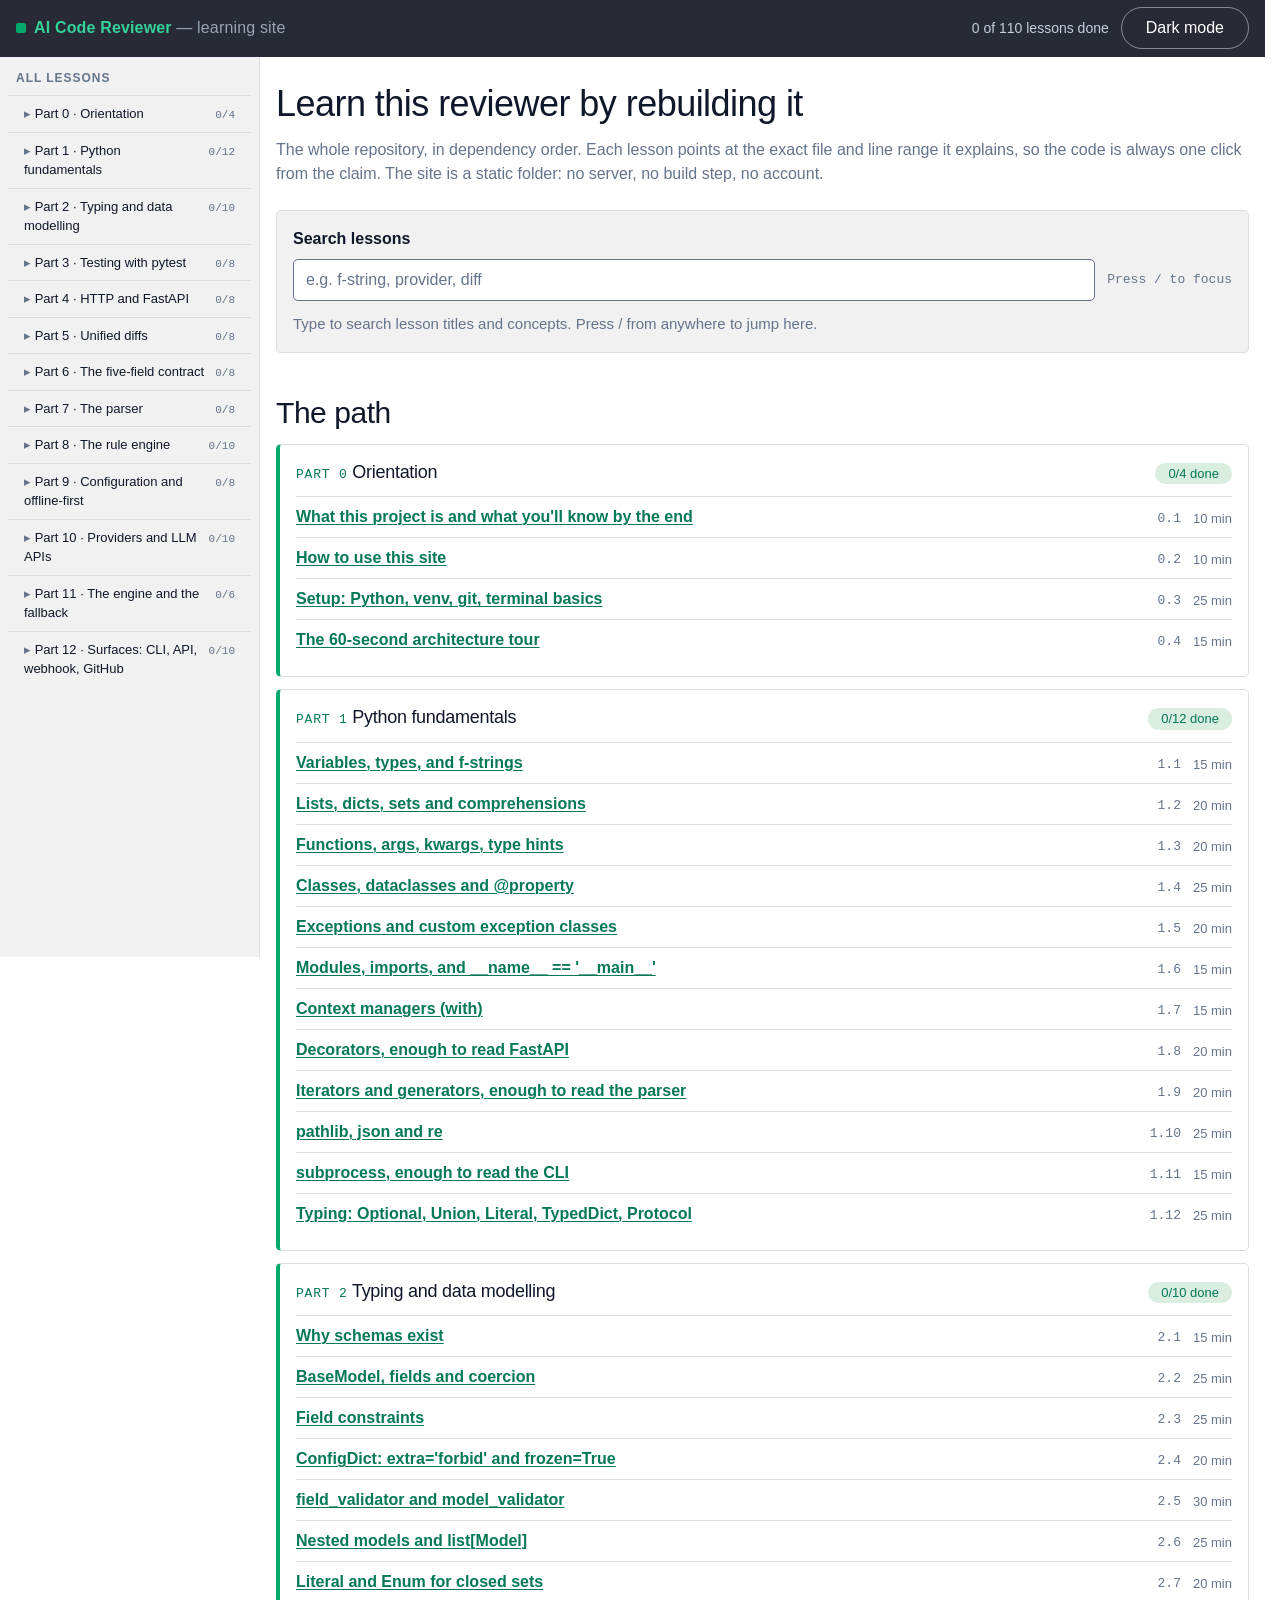
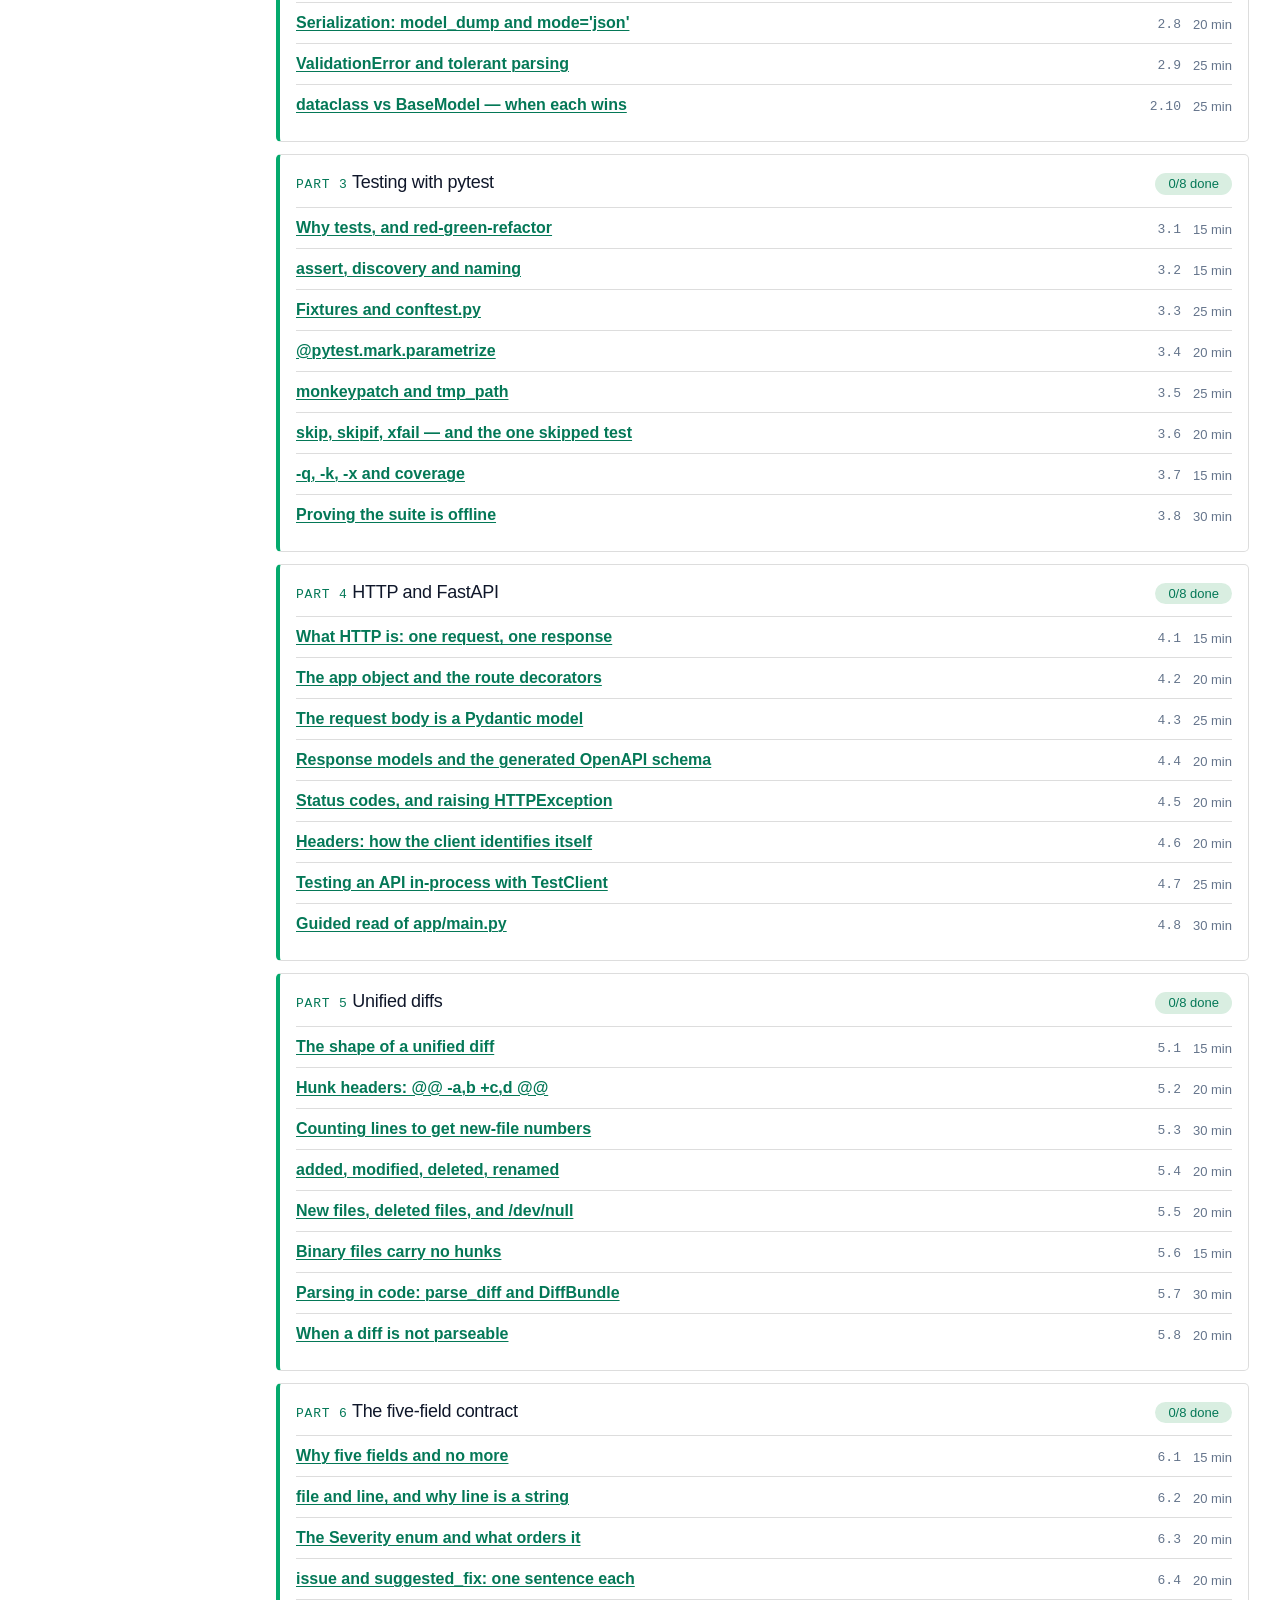
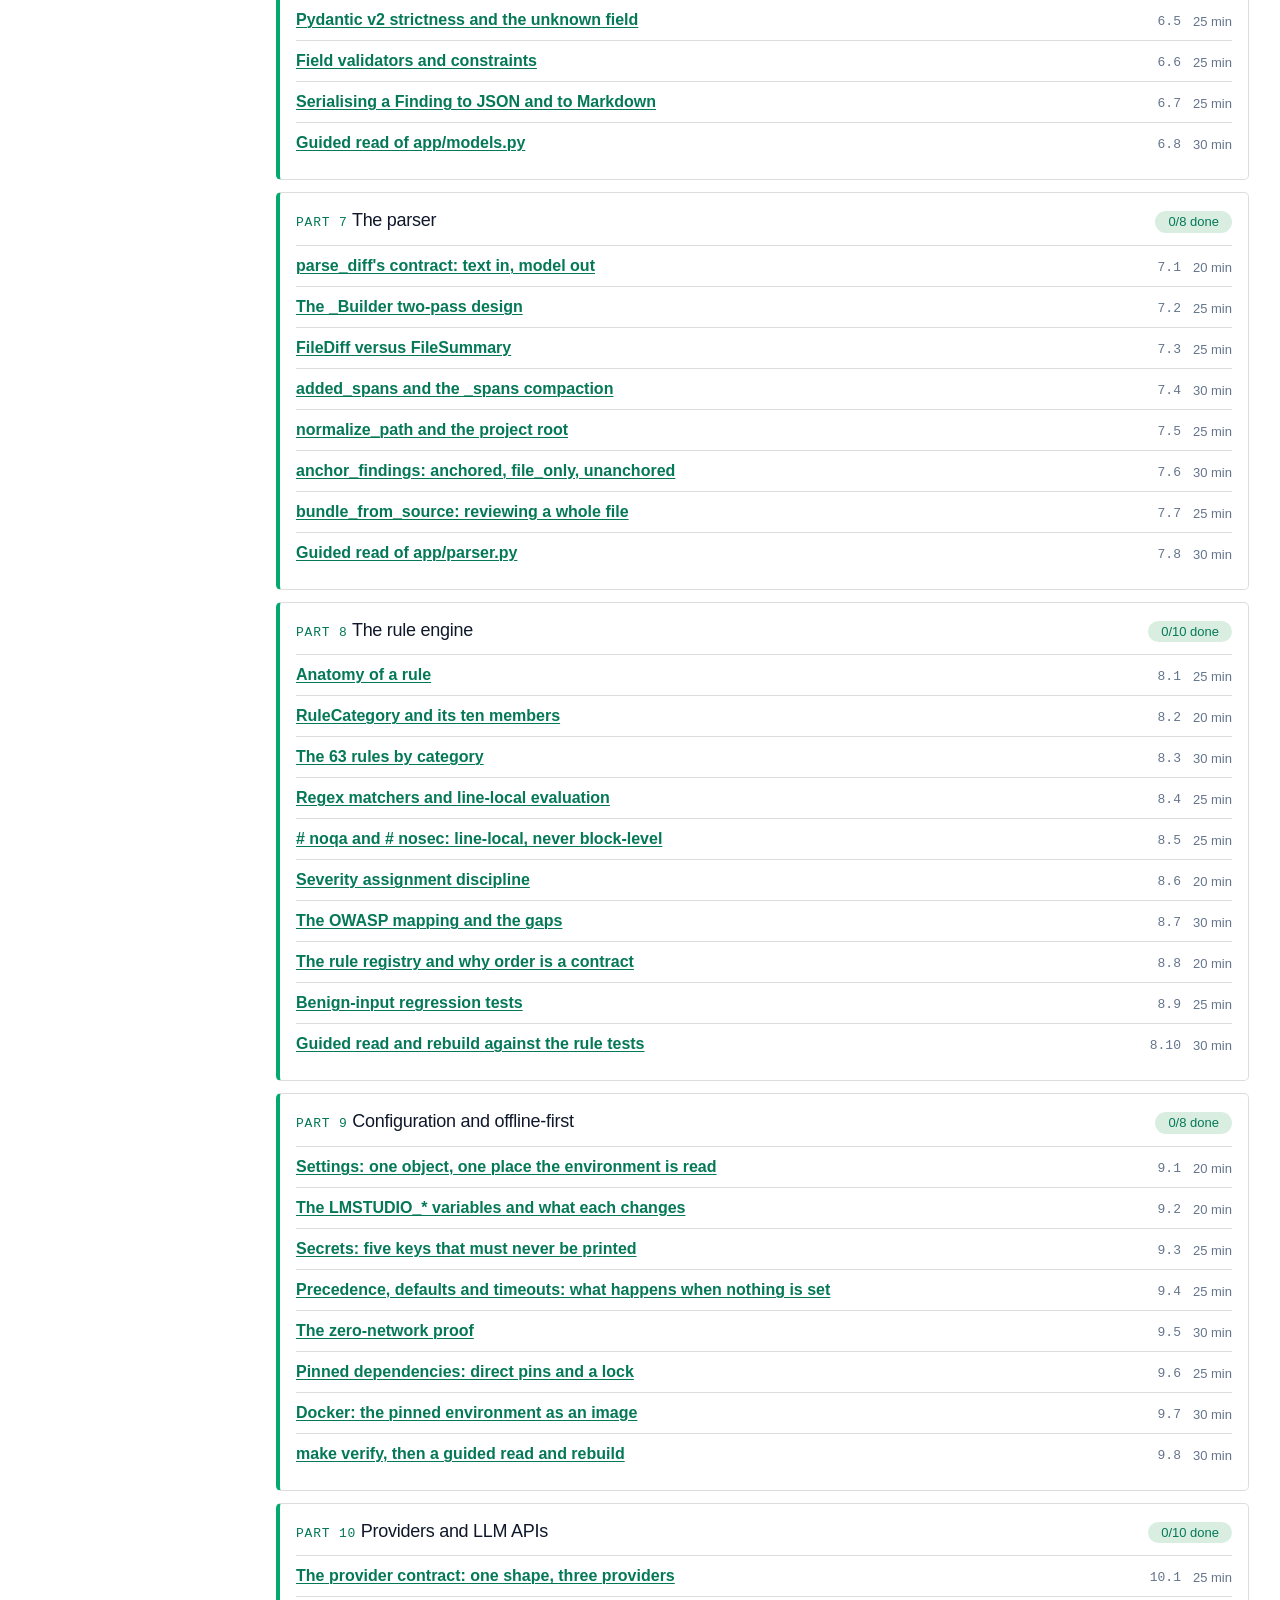
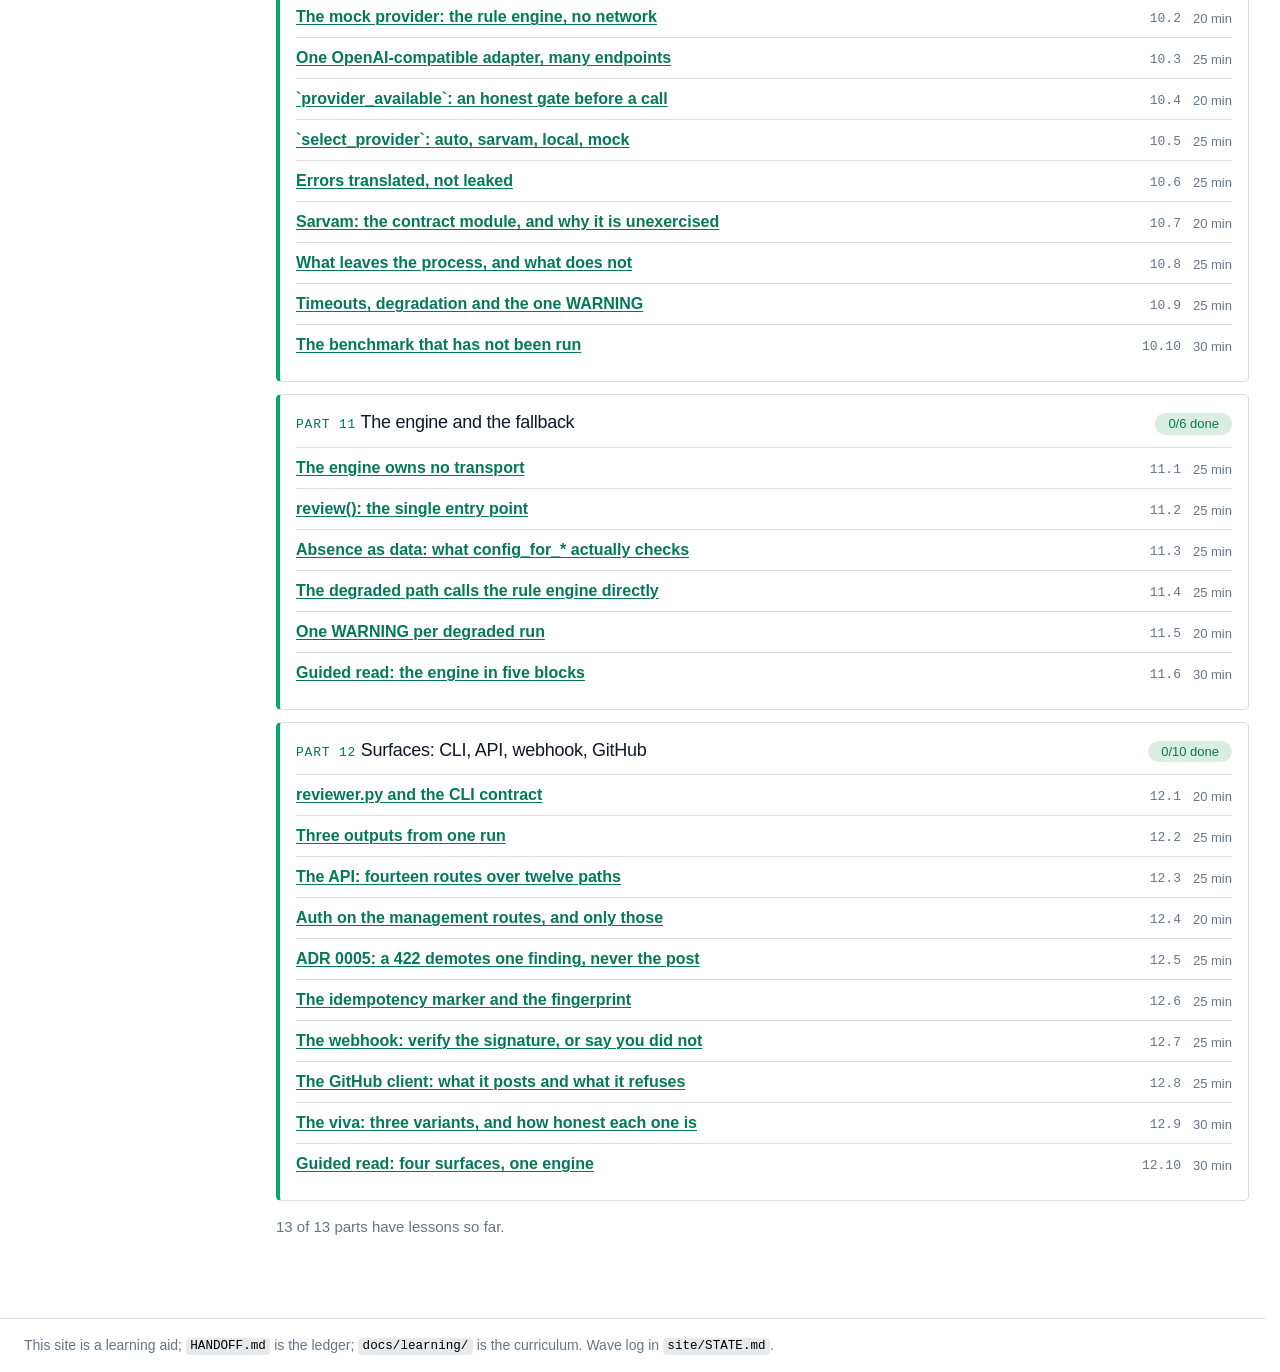
<file: site/index.html>
<!DOCTYPE html>
<html lang="en" data-theme="light">
<head>
<meta charset="utf-8">
<meta name="viewport" content="width=device-width, initial-scale=1">
<title>AI Code Reviewer — learn it from the code</title>
<meta name="description" content="A W3Schools-style static learning site for the Autonomous AI Code Reviewer. Works offline, opens by double-clicking this file.">
  <script>
    /* Applied before first paint: reading localStorage in app.js meant a dark
     * reader saw a light page for ~300 ms on every navigation. Inline and
     * synchronous, because a fetch would not run from file://. */
    (function () {
      try {
        var theme = localStorage.getItem("ai-reviewer-learning-theme-v1");
        if (theme === "dark" || theme === "light") {
          document.documentElement.setAttribute("data-theme", theme);
        }
      } catch (error) {
        /* Private mode can throw on localStorage; light is the default. */
      }
    })();
  </script>
<link rel="stylesheet" href="assets/css/tokens.css">
<link rel="stylesheet" href="assets/css/layout.css">
<link rel="stylesheet" href="assets/css/components.css">
<link rel="stylesheet" href="assets/css/code.css">
<link rel="stylesheet" href="assets/css/print.css">
</head>
<body>
<a class="skip-link" href="#parts-list">Skip to the lesson list</a>

<header class="site-header">
  <div class="site-header-inner">
    <button type="button" class="btn sidebar-toggle" id="sidebar-toggle" aria-controls="site-sidebar" aria-expanded="false">☰ Lessons</button>
    <a class="brand" href="index.html">AI Code Reviewer <span>— learning site</span></a>
    <div class="header-actions">
      <p class="progress-total" id="progress-total">Lessons done: —</p>
      <button type="button" class="btn" id="theme-toggle" aria-pressed="false" aria-label="Switch to dark theme">Dark mode</button>
    </div>
  </div>
</header>

<div class="layout">
  <nav class="sidebar" id="site-sidebar" aria-label="All lessons"></nav>
  <div class="sidebar-scrim" hidden></div>

  <main class="page">
    <h1>Learn this reviewer by rebuilding it</h1>
    <p class="lede">
      The whole repository, in dependency order. Each lesson points at the exact file and line
      range it explains, so the code is always one click from the claim. The site is a static
      folder: no server, no build step, no account.
    </p>

    <section class="search-block" aria-label="Search lessons">
      <label class="search-label" for="search-input">Search lessons</label>
      <div class="search-row">
        <input type="search" id="search-input" autocomplete="off" spellcheck="false"
               placeholder="e.g. f-string, provider, diff">
        <span class="search-key">Press / to focus</span>
      </div>
      <div id="search-results" aria-live="polite"></div>
    </section>

    <nav aria-label="Lesson parts">
      <h2>The path</h2>
      <div id="parts-list" tabindex="-1"></div>
    </nav>

    <noscript>
      <p class="noscript-note">
        This page builds the parts list with JavaScript, and JavaScript is off in this browser.
        The lessons are plain text in the repository: start at
        <code>HANDOFF.md</code>, the ledger that wins any disagreement; <code>docs/learning/</code> is the curriculum.
      </p>
    </noscript>
  </main>
</div>

<footer class="site-footer">
  <p>This site is a learning aid; <code>HANDOFF.md</code> is the ledger; <code>docs/learning/</code> is the curriculum. Wave log in
     <code>site/STATE.md</code>.</p>
</footer>

<!-- Script order is a contract: contracts, progress, app, search, sidebar, pyodide, manifest, sources, lessons. -->
<script src="assets/contracts.js"></script>
<script src="assets/progress.js"></script>
<script src="assets/app.js"></script>
<script src="assets/search.js"></script>
<script src="assets/sidebar.js"></script>
<script src="assets/pyodide-loader.js"></script>
<script src="assets/manifest.js"></script>
<script src="content/repo-sources.js"></script>
<script src="content/part-0/lesson-0.1.js"></script>
<script src="content/part-0/lesson-0.2.js"></script>
<script src="content/part-0/lesson-0.3.js"></script>
<script src="content/part-0/lesson-0.4.js"></script>
<script src="content/part-1/lesson-1.1.js"></script>
<script src="content/part-1/lesson-1.2.js"></script>
<script src="content/part-1/lesson-1.3.js"></script>
<script src="content/part-1/lesson-1.4.js"></script>
<script src="content/part-1/lesson-1.5.js"></script>
<script src="content/part-1/lesson-1.6.js"></script>
<script src="content/part-1/lesson-1.7.js"></script>
<script src="content/part-1/lesson-1.8.js"></script>
<script src="content/part-1/lesson-1.9.js"></script>
<script src="content/part-1/lesson-1.10.js"></script>
<script src="content/part-1/lesson-1.11.js"></script>
<script src="content/part-1/lesson-1.12.js"></script>
<script src="content/part-2/lesson-2.1.js"></script>
<script src="content/part-2/lesson-2.2.js"></script>
<script src="content/part-2/lesson-2.3.js"></script>
<script src="content/part-2/lesson-2.4.js"></script>
<script src="content/part-2/lesson-2.5.js"></script>
<script src="content/part-2/lesson-2.6.js"></script>
<script src="content/part-2/lesson-2.7.js"></script>
<script src="content/part-2/lesson-2.8.js"></script>
<script src="content/part-2/lesson-2.9.js"></script>
<script src="content/part-2/lesson-2.10.js"></script>
<script src="content/part-3/lesson-3.1.js"></script>
<script src="content/part-3/lesson-3.2.js"></script>
<script src="content/part-3/lesson-3.3.js"></script>
<script src="content/part-3/lesson-3.4.js"></script>
<script src="content/part-3/lesson-3.5.js"></script>
<script src="content/part-3/lesson-3.6.js"></script>
<script src="content/part-3/lesson-3.7.js"></script>
<script src="content/part-3/lesson-3.8.js"></script>
<script src="content/part-4/lesson-4.1.js"></script>
<script src="content/part-4/lesson-4.2.js"></script>
<script src="content/part-4/lesson-4.3.js"></script>
<script src="content/part-4/lesson-4.4.js"></script>
<script src="content/part-4/lesson-4.5.js"></script>
<script src="content/part-4/lesson-4.6.js"></script>
<script src="content/part-4/lesson-4.7.js"></script>
<script src="content/part-4/lesson-4.8.js"></script>
<script src="content/part-5/lesson-5.1.js"></script>
<script src="content/part-5/lesson-5.2.js"></script>
<script src="content/part-5/lesson-5.3.js"></script>
<script src="content/part-5/lesson-5.4.js"></script>
<script src="content/part-5/lesson-5.5.js"></script>
<script src="content/part-5/lesson-5.6.js"></script>
<script src="content/part-5/lesson-5.7.js"></script>
<script src="content/part-5/lesson-5.8.js"></script>
<script src="content/part-6/lesson-6.1.js"></script>
<script src="content/part-6/lesson-6.2.js"></script>
<script src="content/part-6/lesson-6.3.js"></script>
<script src="content/part-6/lesson-6.4.js"></script>
<script src="content/part-6/lesson-6.5.js"></script>
<script src="content/part-6/lesson-6.6.js"></script>
<script src="content/part-6/lesson-6.7.js"></script>
<script src="content/part-6/lesson-6.8.js"></script>
<script src="content/part-7/lesson-7.1.js"></script>
<script src="content/part-7/lesson-7.2.js"></script>
<script src="content/part-7/lesson-7.3.js"></script>
<script src="content/part-7/lesson-7.4.js"></script>
<script src="content/part-7/lesson-7.5.js"></script>
<script src="content/part-7/lesson-7.6.js"></script>
<script src="content/part-7/lesson-7.7.js"></script>
<script src="content/part-7/lesson-7.8.js"></script>
<script src="content/part-8/lesson-8.1.js"></script>
<script src="content/part-8/lesson-8.2.js"></script>
<script src="content/part-8/lesson-8.3.js"></script>
<script src="content/part-8/lesson-8.4.js"></script>
<script src="content/part-8/lesson-8.5.js"></script>
<script src="content/part-8/lesson-8.6.js"></script>
<script src="content/part-8/lesson-8.7.js"></script>
<script src="content/part-8/lesson-8.8.js"></script>
<script src="content/part-8/lesson-8.9.js"></script>
<script src="content/part-8/lesson-8.10.js"></script>
<script src="content/part-9/lesson-9.1.js"></script>
<script src="content/part-9/lesson-9.2.js"></script>
<script src="content/part-9/lesson-9.3.js"></script>
<script src="content/part-9/lesson-9.4.js"></script>
<script src="content/part-9/lesson-9.5.js"></script>
<script src="content/part-9/lesson-9.6.js"></script>
<script src="content/part-9/lesson-9.7.js"></script>
<script src="content/part-9/lesson-9.8.js"></script>
<script src="content/part-10/lesson-10.1.js"></script>
<script src="content/part-10/lesson-10.2.js"></script>
<script src="content/part-10/lesson-10.3.js"></script>
<script src="content/part-10/lesson-10.4.js"></script>
<script src="content/part-10/lesson-10.5.js"></script>
<script src="content/part-10/lesson-10.6.js"></script>
<script src="content/part-10/lesson-10.7.js"></script>
<script src="content/part-10/lesson-10.8.js"></script>
<script src="content/part-10/lesson-10.9.js"></script>
<script src="content/part-10/lesson-10.10.js"></script>
<script src="content/part-11/lesson-11.1.js"></script>
<script src="content/part-11/lesson-11.2.js"></script>
<script src="content/part-11/lesson-11.3.js"></script>
<script src="content/part-11/lesson-11.4.js"></script>
<script src="content/part-11/lesson-11.5.js"></script>
<script src="content/part-11/lesson-11.6.js"></script>
<script src="content/part-12/lesson-12.1.js"></script>
<script src="content/part-12/lesson-12.2.js"></script>
<script src="content/part-12/lesson-12.3.js"></script>
<script src="content/part-12/lesson-12.4.js"></script>
<script src="content/part-12/lesson-12.5.js"></script>
<script src="content/part-12/lesson-12.6.js"></script>
<script src="content/part-12/lesson-12.7.js"></script>
<script src="content/part-12/lesson-12.8.js"></script>
<script src="content/part-12/lesson-12.9.js"></script>
<script src="content/part-12/lesson-12.10.js"></script>
<script>
  (function () {
    function boot() {
      window.App.initIndex();
    }
    if (document.readyState === "loading") {
      document.addEventListener("DOMContentLoaded", boot, { once: true });
    } else {
      boot();
    }
  })();
</script>
</body>
</html>
</file>
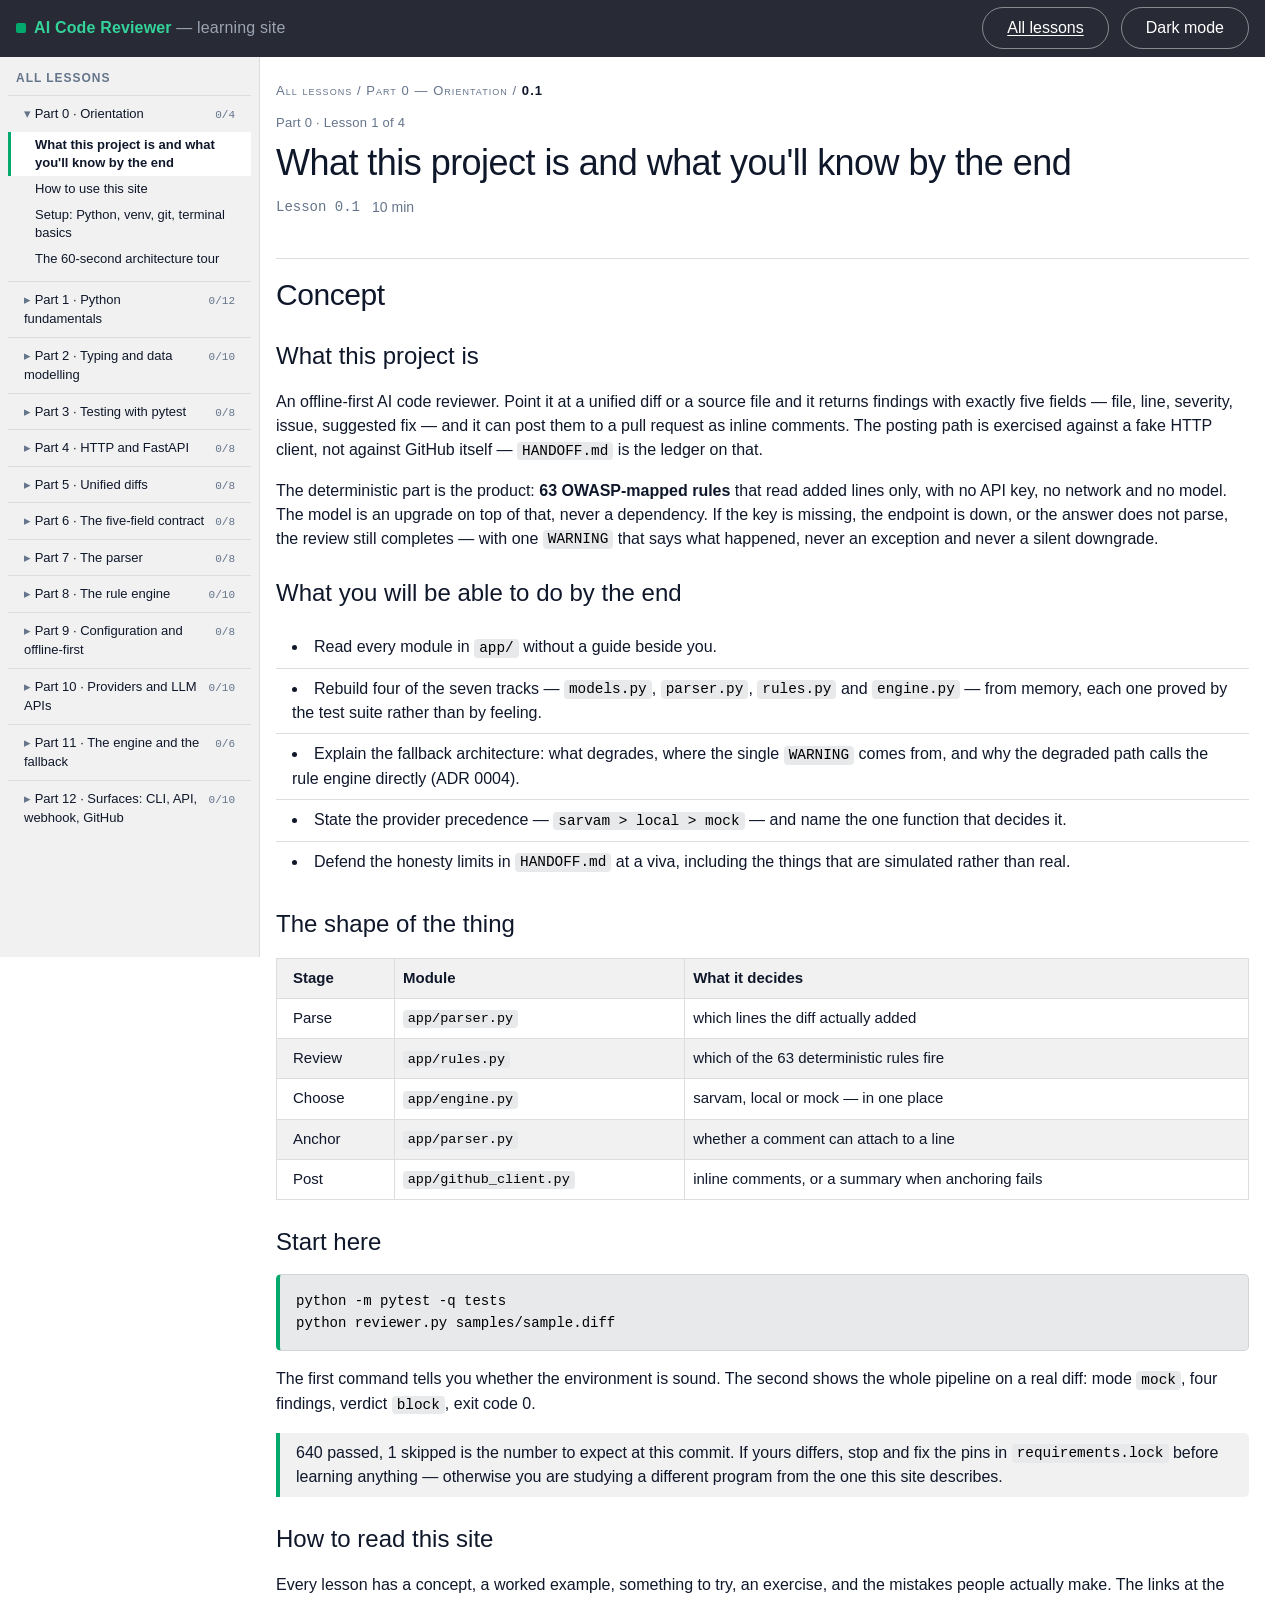
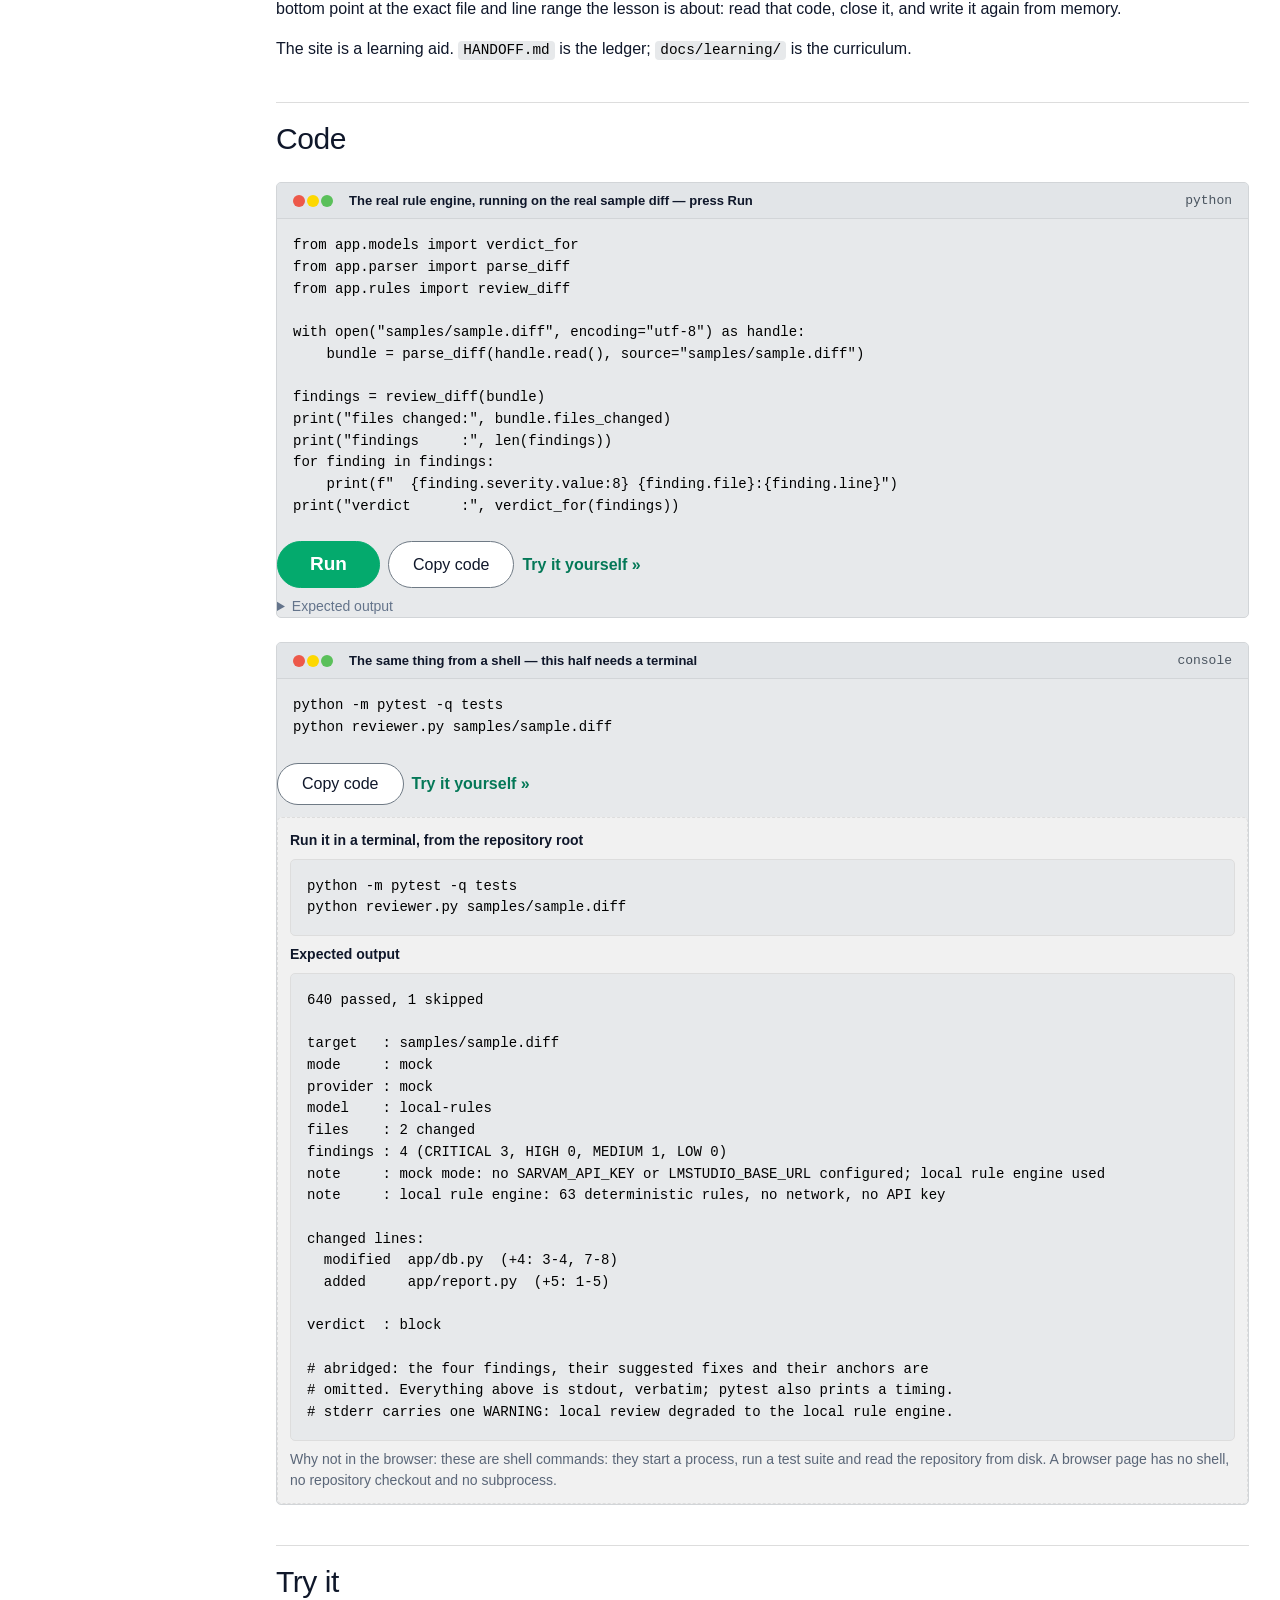
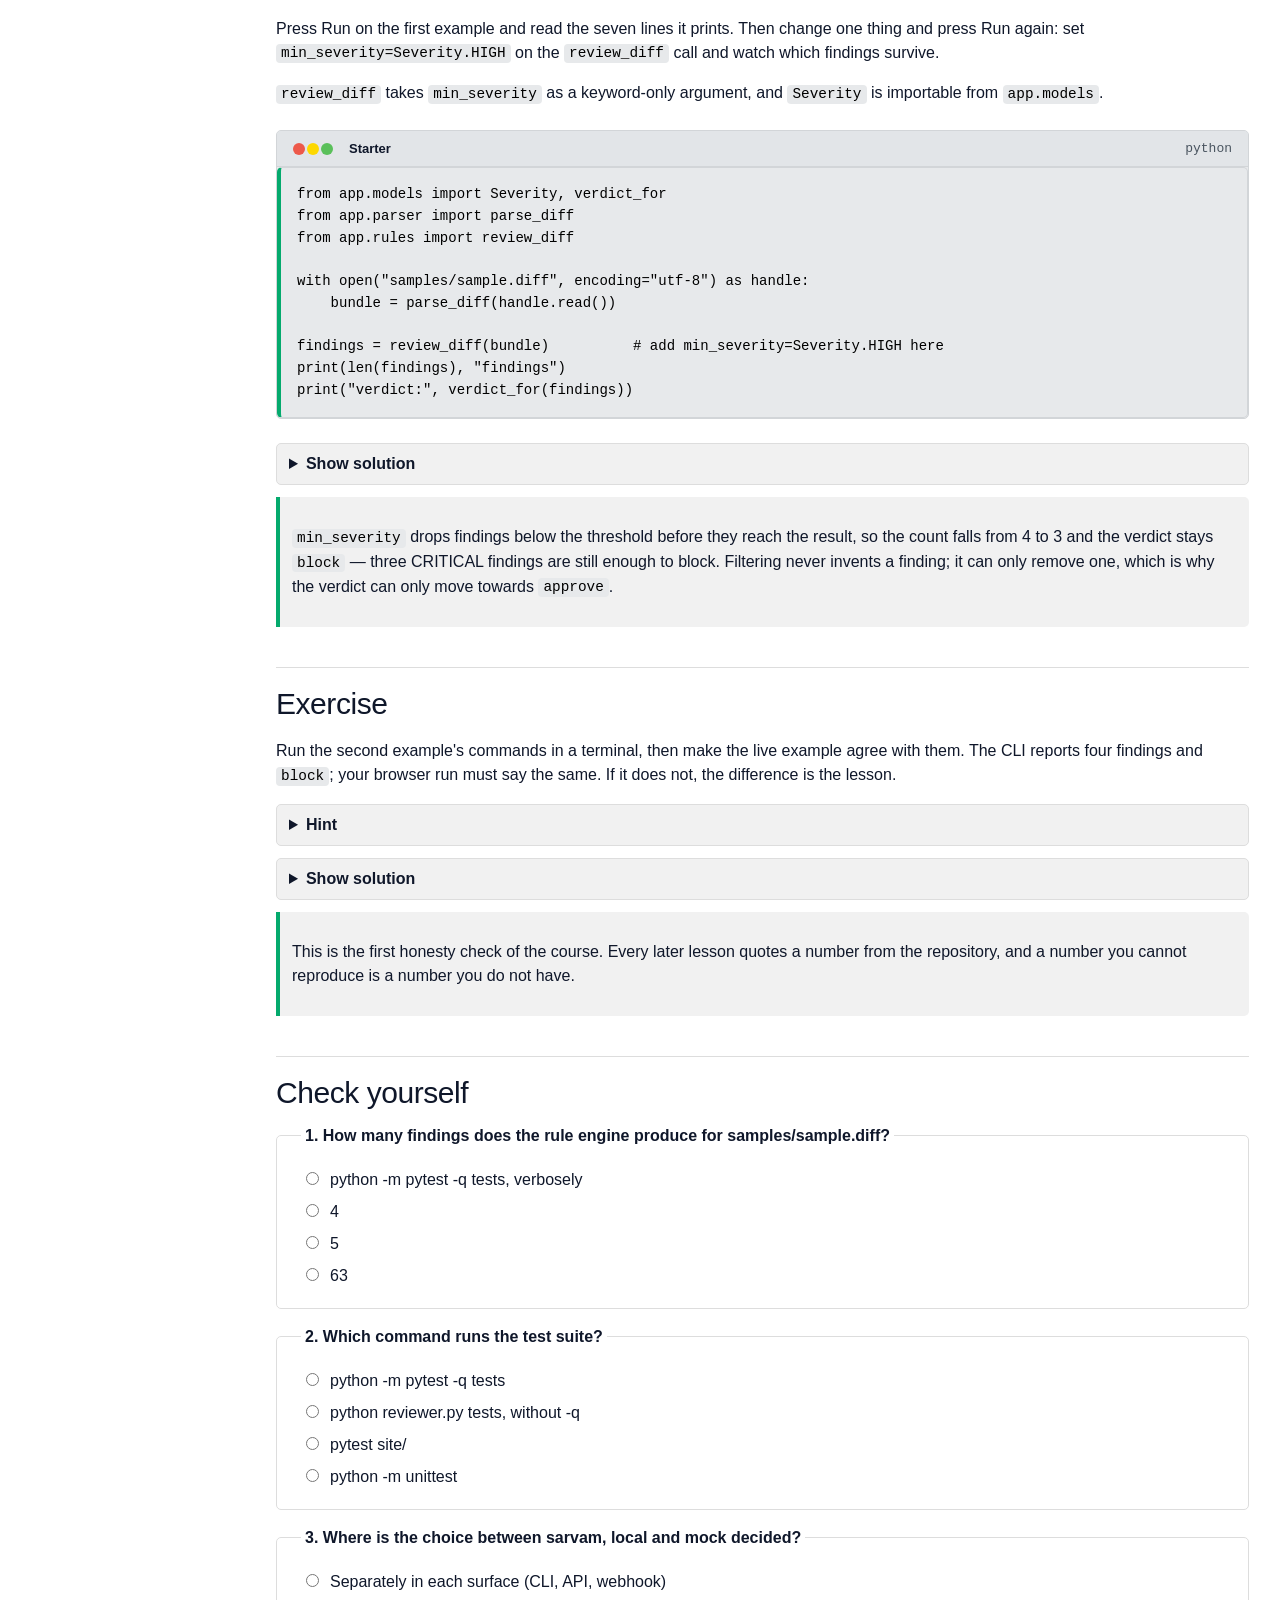
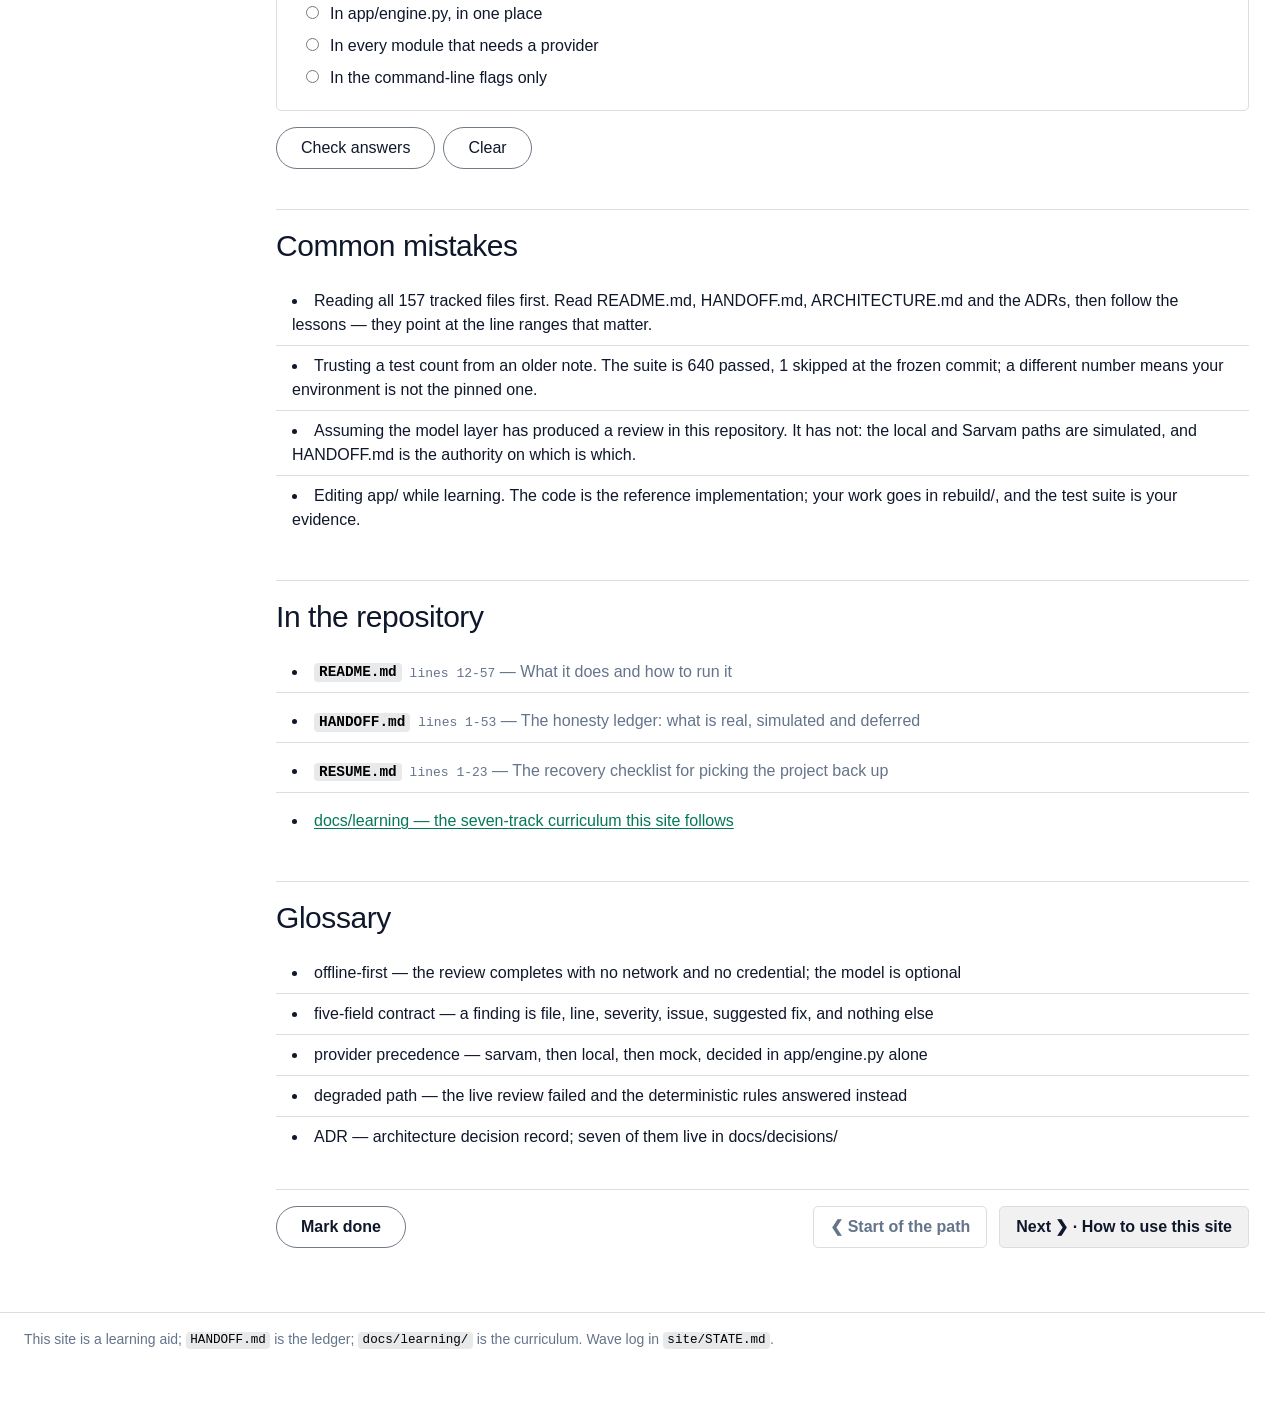
<file: site/lesson.html>
<!DOCTYPE html>
<html lang="en" data-theme="light">
<head>
<meta charset="utf-8">
<meta name="viewport" content="width=device-width, initial-scale=1">
<title>Lesson — AI Code Reviewer, learned from the code</title>
  <script>
    /* Applied before first paint: reading localStorage in app.js meant a dark
     * reader saw a light page for ~300 ms on every navigation. Inline and
     * synchronous, because a fetch would not run from file://. */
    (function () {
      try {
        var theme = localStorage.getItem("ai-reviewer-learning-theme-v1");
        if (theme === "dark" || theme === "light") {
          document.documentElement.setAttribute("data-theme", theme);
        }
      } catch (error) {
        /* Private mode can throw on localStorage; light is the default. */
      }
    })();
  </script>
<link rel="stylesheet" href="assets/css/tokens.css">
<link rel="stylesheet" href="assets/css/layout.css">
<link rel="stylesheet" href="assets/css/components.css">
<link rel="stylesheet" href="assets/css/code.css">
<link rel="stylesheet" href="assets/css/print.css">
</head>
<body>
<a class="skip-link" href="#lesson-title">Skip to the lesson</a>

<header class="site-header">
  <div class="site-header-inner">
    <button type="button" class="btn sidebar-toggle" id="sidebar-toggle" aria-controls="site-sidebar" aria-expanded="false">☰ Lessons</button>
    <a class="brand" href="index.html">AI Code Reviewer <span>— learning site</span></a>
    <div class="header-actions">
      <a class="btn" href="index.html">All lessons</a>
      <button type="button" class="btn" id="theme-toggle" aria-pressed="false" aria-label="Switch to dark theme">Dark mode</button>
    </div>
  </div>
</header>

<div class="layout">
  <nav class="sidebar" id="site-sidebar" aria-label="All lessons"></nav>
  <div class="sidebar-scrim" hidden></div>

  <main class="page">
    <nav class="breadcrumb" id="lesson-nav" aria-label="Breadcrumb"></nav>

    <article>
      <p class="lesson-position" id="lesson-position"></p>
      <h1 id="lesson-title" tabindex="-1">Lesson</h1>
      <div class="lesson-meta-bar" id="lesson-meta"></div>

      <section class="lesson-section" hidden aria-label="Concept">
        <h2>Concept</h2>
        <div id="lesson-concept"></div>
      </section>

      <section class="lesson-section" hidden aria-label="Code">
        <h2>Code</h2>
        <div id="lesson-examples"></div>
      </section>

      <section class="lesson-section" hidden aria-label="Try it">
        <h2>Try it</h2>
        <div id="lesson-tryit"></div>
      </section>

      <section class="lesson-section" hidden aria-label="Exercise">
        <h2>Exercise</h2>
        <div id="lesson-exercise"></div>
      </section>

      <section class="lesson-section" hidden aria-label="Quiz">
        <h2>Check yourself</h2>
        <div id="lesson-quiz"></div>
      </section>

      <section class="lesson-section" hidden aria-label="Common mistakes">
        <h2>Common mistakes</h2>
        <ul class="mistake-list" id="lesson-mistakes"></ul>
      </section>

      <section class="lesson-section" hidden aria-label="In the repository">
        <h2>In the repository</h2>
        <ul class="link-list" id="lesson-links"></ul>
      </section>

      <section class="lesson-section" hidden aria-label="Glossary">
        <h2>Glossary</h2>
        <ul class="glossary-list" id="lesson-glossary"></ul>
      </section>
    </article>

    <div class="lesson-footer">
      <button type="button" class="btn btn-done" id="mark-done" aria-pressed="false" hidden>Mark done</button>
      <nav class="pager" aria-label="Lesson navigation">
        <a class="pager-btn pager-prev" id="prev-link" aria-disabled="true">❮ Previous</a>
        <a class="pager-btn pager-next" id="next-link" aria-disabled="true">Next ❯</a>
      </nav>
    </div>

    <noscript>
      <p class="noscript-note">
        This page renders a lesson with JavaScript, and JavaScript is off in this browser.
        The lessons are plain text in the repository: start at
        <code>docs/learning/README.md</code>.
      </p>
    </noscript>
  </main>
</div>

<footer class="site-footer">
  <p>This site is a learning aid; <code>HANDOFF.md</code> is the ledger; <code>docs/learning/</code> is the curriculum. Wave log in
     <code>site/STATE.md</code>.</p>
</footer>

<!-- Script order is a contract: contracts, progress, app, search, sidebar, pyodide, manifest, sources, lessons. -->
<script src="assets/contracts.js"></script>
<script src="assets/progress.js"></script>
<script src="assets/app.js"></script>
<script src="assets/search.js"></script>
<script src="assets/sidebar.js"></script>
<script src="assets/pyodide-loader.js"></script>
<script src="assets/manifest.js"></script>
<script src="content/repo-sources.js"></script>
<script src="content/part-0/lesson-0.1.js"></script>
<script src="content/part-0/lesson-0.2.js"></script>
<script src="content/part-0/lesson-0.3.js"></script>
<script src="content/part-0/lesson-0.4.js"></script>
<script src="content/part-1/lesson-1.1.js"></script>
<script src="content/part-1/lesson-1.2.js"></script>
<script src="content/part-1/lesson-1.3.js"></script>
<script src="content/part-1/lesson-1.4.js"></script>
<script src="content/part-1/lesson-1.5.js"></script>
<script src="content/part-1/lesson-1.6.js"></script>
<script src="content/part-1/lesson-1.7.js"></script>
<script src="content/part-1/lesson-1.8.js"></script>
<script src="content/part-1/lesson-1.9.js"></script>
<script src="content/part-1/lesson-1.10.js"></script>
<script src="content/part-1/lesson-1.11.js"></script>
<script src="content/part-1/lesson-1.12.js"></script>
<script src="content/part-2/lesson-2.1.js"></script>
<script src="content/part-2/lesson-2.2.js"></script>
<script src="content/part-2/lesson-2.3.js"></script>
<script src="content/part-2/lesson-2.4.js"></script>
<script src="content/part-2/lesson-2.5.js"></script>
<script src="content/part-2/lesson-2.6.js"></script>
<script src="content/part-2/lesson-2.7.js"></script>
<script src="content/part-2/lesson-2.8.js"></script>
<script src="content/part-2/lesson-2.9.js"></script>
<script src="content/part-2/lesson-2.10.js"></script>
<script src="content/part-3/lesson-3.1.js"></script>
<script src="content/part-3/lesson-3.2.js"></script>
<script src="content/part-3/lesson-3.3.js"></script>
<script src="content/part-3/lesson-3.4.js"></script>
<script src="content/part-3/lesson-3.5.js"></script>
<script src="content/part-3/lesson-3.6.js"></script>
<script src="content/part-3/lesson-3.7.js"></script>
<script src="content/part-3/lesson-3.8.js"></script>
<script src="content/part-4/lesson-4.1.js"></script>
<script src="content/part-4/lesson-4.2.js"></script>
<script src="content/part-4/lesson-4.3.js"></script>
<script src="content/part-4/lesson-4.4.js"></script>
<script src="content/part-4/lesson-4.5.js"></script>
<script src="content/part-4/lesson-4.6.js"></script>
<script src="content/part-4/lesson-4.7.js"></script>
<script src="content/part-4/lesson-4.8.js"></script>
<script src="content/part-5/lesson-5.1.js"></script>
<script src="content/part-5/lesson-5.2.js"></script>
<script src="content/part-5/lesson-5.3.js"></script>
<script src="content/part-5/lesson-5.4.js"></script>
<script src="content/part-5/lesson-5.5.js"></script>
<script src="content/part-5/lesson-5.6.js"></script>
<script src="content/part-5/lesson-5.7.js"></script>
<script src="content/part-5/lesson-5.8.js"></script>
<script src="content/part-6/lesson-6.1.js"></script>
<script src="content/part-6/lesson-6.2.js"></script>
<script src="content/part-6/lesson-6.3.js"></script>
<script src="content/part-6/lesson-6.4.js"></script>
<script src="content/part-6/lesson-6.5.js"></script>
<script src="content/part-6/lesson-6.6.js"></script>
<script src="content/part-6/lesson-6.7.js"></script>
<script src="content/part-6/lesson-6.8.js"></script>
<script src="content/part-7/lesson-7.1.js"></script>
<script src="content/part-7/lesson-7.2.js"></script>
<script src="content/part-7/lesson-7.3.js"></script>
<script src="content/part-7/lesson-7.4.js"></script>
<script src="content/part-7/lesson-7.5.js"></script>
<script src="content/part-7/lesson-7.6.js"></script>
<script src="content/part-7/lesson-7.7.js"></script>
<script src="content/part-7/lesson-7.8.js"></script>
<script src="content/part-8/lesson-8.1.js"></script>
<script src="content/part-8/lesson-8.2.js"></script>
<script src="content/part-8/lesson-8.3.js"></script>
<script src="content/part-8/lesson-8.4.js"></script>
<script src="content/part-8/lesson-8.5.js"></script>
<script src="content/part-8/lesson-8.6.js"></script>
<script src="content/part-8/lesson-8.7.js"></script>
<script src="content/part-8/lesson-8.8.js"></script>
<script src="content/part-8/lesson-8.9.js"></script>
<script src="content/part-8/lesson-8.10.js"></script>
<script src="content/part-9/lesson-9.1.js"></script>
<script src="content/part-9/lesson-9.2.js"></script>
<script src="content/part-9/lesson-9.3.js"></script>
<script src="content/part-9/lesson-9.4.js"></script>
<script src="content/part-9/lesson-9.5.js"></script>
<script src="content/part-9/lesson-9.6.js"></script>
<script src="content/part-9/lesson-9.7.js"></script>
<script src="content/part-9/lesson-9.8.js"></script>
<script src="content/part-10/lesson-10.1.js"></script>
<script src="content/part-10/lesson-10.2.js"></script>
<script src="content/part-10/lesson-10.3.js"></script>
<script src="content/part-10/lesson-10.4.js"></script>
<script src="content/part-10/lesson-10.5.js"></script>
<script src="content/part-10/lesson-10.6.js"></script>
<script src="content/part-10/lesson-10.7.js"></script>
<script src="content/part-10/lesson-10.8.js"></script>
<script src="content/part-10/lesson-10.9.js"></script>
<script src="content/part-10/lesson-10.10.js"></script>
<script src="content/part-11/lesson-11.1.js"></script>
<script src="content/part-11/lesson-11.2.js"></script>
<script src="content/part-11/lesson-11.3.js"></script>
<script src="content/part-11/lesson-11.4.js"></script>
<script src="content/part-11/lesson-11.5.js"></script>
<script src="content/part-11/lesson-11.6.js"></script>
<script src="content/part-12/lesson-12.1.js"></script>
<script src="content/part-12/lesson-12.2.js"></script>
<script src="content/part-12/lesson-12.3.js"></script>
<script src="content/part-12/lesson-12.4.js"></script>
<script src="content/part-12/lesson-12.5.js"></script>
<script src="content/part-12/lesson-12.6.js"></script>
<script src="content/part-12/lesson-12.7.js"></script>
<script src="content/part-12/lesson-12.8.js"></script>
<script src="content/part-12/lesson-12.9.js"></script>
<script src="content/part-12/lesson-12.10.js"></script>
<script>
  (function () {
    function boot() {
      window.App.initLesson();
    }
    if (document.readyState === "loading") {
      document.addEventListener("DOMContentLoaded", boot, { once: true });
    } else {
      boot();
    }
  })();
</script>
</body>
</html>
</file>
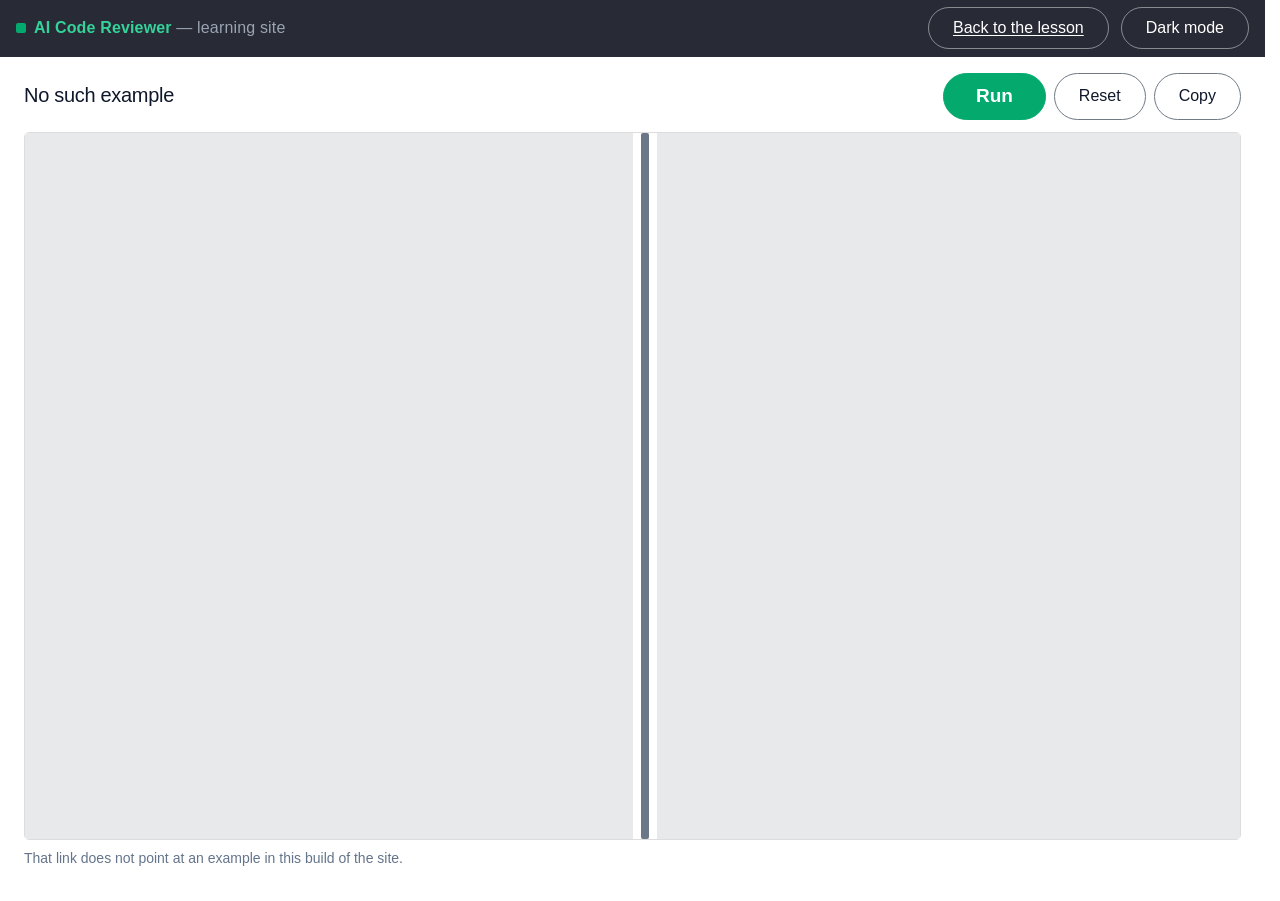
<file: site/tryit.html>
<!DOCTYPE html>
<html lang="en" data-theme="light">
<head>
<meta charset="utf-8">
<meta name="viewport" content="width=device-width, initial-scale=1">
<title>Try it yourself — AI Code Reviewer</title>
  <script>
    /* Applied before first paint: reading localStorage in app.js meant a dark
     * reader saw a light page for ~300 ms on every navigation. Inline and
     * synchronous, because a fetch would not run from file://. */
    (function () {
      try {
        var theme = localStorage.getItem("ai-reviewer-learning-theme-v1");
        if (theme === "dark" || theme === "light") {
          document.documentElement.setAttribute("data-theme", theme);
        }
      } catch (error) {
        /* Private mode can throw on localStorage; light is the default. */
      }
    })();
  </script>
<link rel="stylesheet" href="assets/css/tokens.css">
<link rel="stylesheet" href="assets/css/layout.css">
<link rel="stylesheet" href="assets/css/components.css">
<link rel="stylesheet" href="assets/css/code.css">
<link rel="stylesheet" href="assets/css/print.css">
</head>
<body class="tryit-page">
<a class="skip-link" href="#tryit-code">Skip to the editor</a>

<header class="site-header">
  <div class="site-header-inner">
    <a class="brand" href="index.html">AI Code Reviewer <span>— learning site</span></a>
    <div class="header-actions">
      <a class="btn" id="tryit-back" href="index.html">Back to the lesson</a>
      <button type="button" class="btn" id="theme-toggle" aria-pressed="false" aria-label="Switch to dark theme">Dark mode</button>
    </div>
  </div>
</header>

<main class="tryit">
  <div class="tryit-bar">
    <h1 id="tryit-title">Try it yourself</h1>
    <div class="tryit-actions">
      <button type="button" class="btn btn-run" id="tryit-run">Run</button>
      <button type="button" class="btn" id="tryit-reset">Reset</button>
      <button type="button" class="btn" id="tryit-copy">Copy</button>
    </div>
  </div>

  <div class="split" id="tryit-split">
    <div class="pane pane-left">
      <label class="visually-hidden" for="tryit-code">Code</label>
      <textarea id="tryit-code" spellcheck="false" autocapitalize="off" autocomplete="off" wrap="off"></textarea>
    </div>
    <div class="divider" id="tryit-divider" role="separator" aria-orientation="vertical"
         aria-label="Resize the panes" tabindex="0"></div>
    <div class="pane pane-right">
      <pre id="tryit-output" class="example-output" tabindex="0" role="region" aria-label="Output"></pre>
      <div class="terminal-panel" id="tryit-terminal" hidden></div>
    </div>
  </div>

  <p class="tryit-status" id="tryit-status" role="status" aria-live="polite"></p>
</main>

<!-- Only what this page uses: the runner, the constants and the content. -->
<script src="assets/contracts.js"></script>
<script src="assets/pyodide-loader.js"></script>
<script src="assets/manifest.js"></script>
<script src="content/repo-sources.js"></script>
<script src="content/part-0/lesson-0.1.js"></script>
<script src="content/part-0/lesson-0.2.js"></script>
<script src="content/part-0/lesson-0.3.js"></script>
<script src="content/part-0/lesson-0.4.js"></script>
<script src="content/part-1/lesson-1.1.js"></script>
<script src="content/part-1/lesson-1.2.js"></script>
<script src="content/part-1/lesson-1.3.js"></script>
<script src="content/part-1/lesson-1.4.js"></script>
<script src="content/part-1/lesson-1.5.js"></script>
<script src="content/part-1/lesson-1.6.js"></script>
<script src="content/part-1/lesson-1.7.js"></script>
<script src="content/part-1/lesson-1.8.js"></script>
<script src="content/part-1/lesson-1.9.js"></script>
<script src="content/part-1/lesson-1.10.js"></script>
<script src="content/part-1/lesson-1.11.js"></script>
<script src="content/part-1/lesson-1.12.js"></script>
<script src="content/part-2/lesson-2.1.js"></script>
<script src="content/part-2/lesson-2.2.js"></script>
<script src="content/part-2/lesson-2.3.js"></script>
<script src="content/part-2/lesson-2.4.js"></script>
<script src="content/part-2/lesson-2.5.js"></script>
<script src="content/part-2/lesson-2.6.js"></script>
<script src="content/part-2/lesson-2.7.js"></script>
<script src="content/part-2/lesson-2.8.js"></script>
<script src="content/part-2/lesson-2.9.js"></script>
<script src="content/part-2/lesson-2.10.js"></script>
<script src="content/part-3/lesson-3.1.js"></script>
<script src="content/part-3/lesson-3.2.js"></script>
<script src="content/part-3/lesson-3.3.js"></script>
<script src="content/part-3/lesson-3.4.js"></script>
<script src="content/part-3/lesson-3.5.js"></script>
<script src="content/part-3/lesson-3.6.js"></script>
<script src="content/part-3/lesson-3.7.js"></script>
<script src="content/part-3/lesson-3.8.js"></script>
<script src="content/part-4/lesson-4.1.js"></script>
<script src="content/part-4/lesson-4.2.js"></script>
<script src="content/part-4/lesson-4.3.js"></script>
<script src="content/part-4/lesson-4.4.js"></script>
<script src="content/part-4/lesson-4.5.js"></script>
<script src="content/part-4/lesson-4.6.js"></script>
<script src="content/part-4/lesson-4.7.js"></script>
<script src="content/part-4/lesson-4.8.js"></script>
<script src="content/part-5/lesson-5.1.js"></script>
<script src="content/part-5/lesson-5.2.js"></script>
<script src="content/part-5/lesson-5.3.js"></script>
<script src="content/part-5/lesson-5.4.js"></script>
<script src="content/part-5/lesson-5.5.js"></script>
<script src="content/part-5/lesson-5.6.js"></script>
<script src="content/part-5/lesson-5.7.js"></script>
<script src="content/part-5/lesson-5.8.js"></script>
<script src="content/part-6/lesson-6.1.js"></script>
<script src="content/part-6/lesson-6.2.js"></script>
<script src="content/part-6/lesson-6.3.js"></script>
<script src="content/part-6/lesson-6.4.js"></script>
<script src="content/part-6/lesson-6.5.js"></script>
<script src="content/part-6/lesson-6.6.js"></script>
<script src="content/part-6/lesson-6.7.js"></script>
<script src="content/part-6/lesson-6.8.js"></script>
<script src="content/part-7/lesson-7.1.js"></script>
<script src="content/part-7/lesson-7.2.js"></script>
<script src="content/part-7/lesson-7.3.js"></script>
<script src="content/part-7/lesson-7.4.js"></script>
<script src="content/part-7/lesson-7.5.js"></script>
<script src="content/part-7/lesson-7.6.js"></script>
<script src="content/part-7/lesson-7.7.js"></script>
<script src="content/part-7/lesson-7.8.js"></script>
<script src="content/part-8/lesson-8.1.js"></script>
<script src="content/part-8/lesson-8.2.js"></script>
<script src="content/part-8/lesson-8.3.js"></script>
<script src="content/part-8/lesson-8.4.js"></script>
<script src="content/part-8/lesson-8.5.js"></script>
<script src="content/part-8/lesson-8.6.js"></script>
<script src="content/part-8/lesson-8.7.js"></script>
<script src="content/part-8/lesson-8.8.js"></script>
<script src="content/part-8/lesson-8.9.js"></script>
<script src="content/part-8/lesson-8.10.js"></script>
<script src="content/part-9/lesson-9.1.js"></script>
<script src="content/part-9/lesson-9.2.js"></script>
<script src="content/part-9/lesson-9.3.js"></script>
<script src="content/part-9/lesson-9.4.js"></script>
<script src="content/part-9/lesson-9.5.js"></script>
<script src="content/part-9/lesson-9.6.js"></script>
<script src="content/part-9/lesson-9.7.js"></script>
<script src="content/part-9/lesson-9.8.js"></script>
<script src="content/part-10/lesson-10.1.js"></script>
<script src="content/part-10/lesson-10.2.js"></script>
<script src="content/part-10/lesson-10.3.js"></script>
<script src="content/part-10/lesson-10.4.js"></script>
<script src="content/part-10/lesson-10.5.js"></script>
<script src="content/part-10/lesson-10.6.js"></script>
<script src="content/part-10/lesson-10.7.js"></script>
<script src="content/part-10/lesson-10.8.js"></script>
<script src="content/part-10/lesson-10.9.js"></script>
<script src="content/part-10/lesson-10.10.js"></script>
<script src="content/part-11/lesson-11.1.js"></script>
<script src="content/part-11/lesson-11.2.js"></script>
<script src="content/part-11/lesson-11.3.js"></script>
<script src="content/part-11/lesson-11.4.js"></script>
<script src="content/part-11/lesson-11.5.js"></script>
<script src="content/part-11/lesson-11.6.js"></script>
<script src="content/part-12/lesson-12.1.js"></script>
<script src="content/part-12/lesson-12.2.js"></script>
<script src="content/part-12/lesson-12.3.js"></script>
<script src="content/part-12/lesson-12.4.js"></script>
<script src="content/part-12/lesson-12.5.js"></script>
<script src="content/part-12/lesson-12.6.js"></script>
<script src="content/part-12/lesson-12.7.js"></script>
<script src="content/part-12/lesson-12.8.js"></script>
<script src="content/part-12/lesson-12.9.js"></script>
<script src="content/part-12/lesson-12.10.js"></script>
<script>
  /* The split editor. Everything it needs is already in memory — window.LESSONS
   * carries the snippet, window.PyRun runs it — so file:// needs no fetch. */
  (function () {
    "use strict";

    var C = window.CONTRACTS;
    var original = "";
    var example = null;
    var lesson = null;

    function $(id) {
      return document.getElementById(id);
    }

    function decode(value) {
      try {
        return decodeURIComponent(String(value || "").replace(/\+/g, " "));
      } catch (error) {
        return null; /* a malformed escape is not a value */
      }
    }

    function param(name) {
      var query = String(window.location.search || "").replace(/^\?/, "");
      var pairs = query ? query.split("&") : [];
      for (var i = 0; i < pairs.length; i += 1) {
        var pair = pairs[i].split("=");
        if (decode(pair[0]) === name) {
          var value = decode(pair.slice(1).join("="));
          return value === null ? "" : value;
        }
      }
      return "";
    }

    function lessonById(id) {
      var list = Array.isArray(window.LESSONS) ? window.LESSONS : [];
      for (var i = 0; i < list.length; i += 1) {
        if (String(list[i].id) === String(id)) {
          return list[i];
        }
      }
      return null;
    }

    function terminalCommand(item, code) {
      var body = typeof code === "string" ? code : item.code;
      if (item.lang === "python") {
        return "python - <<'PY'\n" + String(body || "").replace(/\s+$/, "") + "\nPY";
      }
      return String(body || "").trim();
    }

    function setStatus(text) {
      var status = $("tryit-status");
      if (status) {
        status.textContent = text || "";
      }
    }

    function showOutput(text) {
      var output = $("tryit-output");
      var terminal = $("tryit-terminal");
      if (terminal) {
        terminal.hidden = true;
      }
      if (output) {
        output.hidden = false;
        output.textContent = text;
      }
    }

    /* A terminal-tier example has no Run: it shows the command and what it
     * prints, and says why it cannot run here. */
    function showTerminal(item, reason, code) {
      var output = $("tryit-output");
      var terminal = $("tryit-terminal");
      var run = $("tryit-run");
      if (output) {
        output.hidden = true;
      }
      if (run) {
        run.hidden = true;
      }
      if (!terminal) {
        return;
      }
      terminal.hidden = false;
      terminal.innerHTML = "";

      var title = document.createElement("p");
      title.className = "terminal-title";
      title.textContent = "Run it in a terminal, from the repository root";
      terminal.appendChild(title);

      var command = document.createElement("pre");
      command.className = "code terminal-command";
      var commandCode = document.createElement("code");
      commandCode.textContent = terminalCommand(item, code);
      command.appendChild(commandCode);
      terminal.appendChild(command);

      if (item.expected_output) {
        var label = document.createElement("p");
        label.className = "terminal-title";
        label.textContent = "Expected output";
        terminal.appendChild(label);
        var expected = document.createElement("pre");
        expected.className = "code terminal-output";
        var expectedCode = document.createElement("code");
        expectedCode.textContent = item.expected_output;
        expected.appendChild(expectedCode);
        terminal.appendChild(expected);
      }

      var why = document.createElement("p");
      why.className = "terminal-why";
      why.textContent = "Why not in the browser: " + (reason || item.why_not || "this example needs a terminal.");
      terminal.appendChild(why);
    }

    /* Bring Run back — but never for a terminal-tier example, which has no Run
     * by design, and never while a terminal panel is the honest answer. */
    function restoreRun() {
      var button = $("tryit-run");
      var terminal = $("tryit-terminal");
      if (!button) {
        return;
      }
      var tier = example ? example.run_tier || (example.runnable === true ? "browser" : "terminal") : "terminal";
      if (tier === "terminal") {
        showTerminal(example);
        return;
      }
      button.hidden = false;
      button.disabled = false;
      button.textContent = "Run";
      if (terminal) {
        terminal.hidden = true;
      }
    }

    function runCode() {
      var code = $("tryit-code").value;
      var button = $("tryit-run");
      if (button.disabled) {
        return;
      }
      button.disabled = true;
      /* The first run downloads the runtime, so say that rather than "Running…". */
      button.textContent = window.PyRun.isAvailable() && $("tryit-output").textContent ? "Running…" : "Loading Python…";
      setStatus("Running…");

      window.PyRun.run(code, {
        packages: example.packages || [],
        files: example.files || []
      }).then(function (result) {
        button.disabled = false;
        button.textContent = "Run";
        setStatus("");

        if (result.error_kind === "load") {
          showTerminal(
            example,
            "the Python runtime could not be loaded — the page is offline, or the download was blocked.",
            code
          );
          return;
        }
        if (result.error_kind === "setup") {
          showOutput("This example asks for something that does not exist:\n\n" + result.error);
          return;
        }
        if (result.ok) {
          var text = result.stdout;
          if (result.stderr) {
            text += (text ? "\n" : "") + result.stderr;
          }
          showOutput(text || "(no output)");
          return;
        }
        var pane = result.stdout ? result.stdout + "\n" : "";
        if (result.stderr) {
          pane += result.stderr + "\n";
        }
        showOutput(pane + "This is what the error looks like:\n\n" + result.error);
      });
    }

    function copyCode() {
      var button = $("tryit-copy");
      var text = $("tryit-code").value;
      var done = function (ok) {
        if (!ok) {
          /* Select the code so the instruction is true. */
          var field = $("tryit-code");
          field.focus();
          field.select();
        }
        button.textContent = ok ? "Copied" : "Press Ctrl+C";
        window.setTimeout(function () {
          button.textContent = "Copy";
        }, 1400);
      };
      if (navigator.clipboard && navigator.clipboard.writeText) {
        navigator.clipboard.writeText(text).then(
          function () {
            done(true);
          },
          function () {
            /* Permission refused (file:// often does): fall back to the old way. */
            done(legacyCopy(text));
          }
        );
        return;
      }
      done(legacyCopy(text));
    }

    function legacyCopy(text) {
      var area = document.createElement("textarea");
      area.value = text;
      document.body.appendChild(area);
      area.select();
      var ok = false;
      try {
        ok = document.execCommand("copy") === true;
      } catch (error) {
        ok = false;
      }
      document.body.removeChild(area);
      return ok;
    }

    function bindSplit() {
      var split = $("tryit-split");
      var divider = $("tryit-divider");
      if (!split || !divider) {
        return;
      }
      var dragging = false;

      var setSplit = function (percent) {
        var clamped = Math.max(20, Math.min(80, percent));
        split.style.setProperty("--split", clamped + "%");
        divider.setAttribute("aria-valuenow", String(Math.round(clamped)));
      };

      divider.setAttribute("aria-valuemin", "20");
      divider.setAttribute("aria-valuemax", "80");
      setSplit(50);

      var stacked = function () {
        return window.matchMedia && window.matchMedia("(max-width: 900px)").matches;
      };

      var vertical = false; /* captured at pointerdown: the axis must not flip mid-drag */

      var fromPointer = function (event) {
        var box = split.getBoundingClientRect();
        var ratio = vertical
          ? (event.clientY - box.top) / box.height
          : (event.clientX - box.left) / box.width;
        setSplit(ratio * 100);
      };

      divider.addEventListener("pointerdown", function (event) {
        dragging = true;
        vertical = stacked();
        divider.setPointerCapture(event.pointerId);
        event.preventDefault();
      });

      divider.addEventListener("pointercancel", function () {
        dragging = false;
      });
      divider.addEventListener("lostpointercapture", function () {
        dragging = false;
      });
      divider.addEventListener("pointermove", function (event) {
        if (dragging) {
          fromPointer(event);
        }
      });
      divider.addEventListener("pointerup", function (event) {
        dragging = false;
        divider.releasePointerCapture(event.pointerId);
      });
      divider.addEventListener("keydown", function (event) {
        var current = Number(divider.getAttribute("aria-valuenow")) || 50;
        var back = stacked() ? "ArrowUp" : "ArrowLeft";
        var forward = stacked() ? "ArrowDown" : "ArrowRight";
        if (event.key === back) {
          event.preventDefault();
          setSplit(current - 5);
        } else if (event.key === forward) {
          event.preventDefault();
          setSplit(current + 5);
        }
      });

      var syncOrientation = function () {
        divider.setAttribute("aria-orientation", stacked() ? "horizontal" : "vertical");
      };
      syncOrientation();
      window.addEventListener("resize", syncOrientation);
    }

    function bindTheme() {
      var button = $("theme-toggle");
      var stored = "light";
      try {
        stored = window.localStorage.getItem(C.THEME_KEY) === "dark" ? "dark" : "light";
      } catch (error) {
        stored = "light";
      }
      document.documentElement.setAttribute("data-theme", stored);

      var sync = function () {
        var dark = document.documentElement.getAttribute("data-theme") === "dark";
        button.textContent = dark ? "Light mode" : "Dark mode";
        button.setAttribute("aria-pressed", dark ? "true" : "false");
        button.setAttribute("aria-label", dark ? "Switch to light theme" : "Switch to dark theme");
      };
      button.addEventListener("click", function () {
        var dark = document.documentElement.getAttribute("data-theme") === "dark";
        var next = dark ? "light" : "dark";
        document.documentElement.setAttribute("data-theme", next);
        try {
          window.localStorage.setItem(C.THEME_KEY, next);
        } catch (error) {
          /* storage refused: the page still renders */
        }
        sync();
      });
      sync();
    }

    function boot() {
      bindTheme();
      bindSplit();

      if (!window.PyRun) {
        /* The runner script did not load: say so instead of leaving a dead button. */
        var deadRun = $("tryit-run");
        if (deadRun) {
          deadRun.hidden = true;
        }
        $("tryit-code").value = "";
        $("tryit-code").disabled = true;
        setStatus("The Python runner could not be loaded, so this page cannot run code.");
        return;
      }

      lesson = lessonById(param("id"));
      if (lesson) {
        /* The back link is useful as soon as the lesson is known, even if the
         * example index is wrong. */
        $("tryit-back").href = "lesson.html?id=" + encodeURIComponent(lesson.id);
      }

      var index = Number(param("ex") || "0");
      if (!lesson || !lesson.code_examples || !lesson.code_examples[index]) {
        document.title = "No such example — AI Code Reviewer";
        $("tryit-title").textContent = "No such example";
        $("tryit-code").value = "";
        $("tryit-code").disabled = true;
        $("tryit-run").hidden = true;
        $("tryit-reset").hidden = true;
        $("tryit-copy").hidden = true;
        setStatus("That link does not point at an example in this build of the site.");
        return;
      }

      example = lesson.code_examples[index];
      original = example.code;
      document.title = "Try it — " + lesson.id + " " + lesson.title;
      $("tryit-title").textContent = lesson.id + " · " + (example.caption || "Example " + (index + 1));
      $("tryit-back").href = "lesson.html?id=" + encodeURIComponent(lesson.id);
      $("tryit-code").value = original;

      var tier = example.run_tier || (example.runnable === true ? "browser" : "terminal");
      if (tier === "terminal") {
        showTerminal(example);
      } else if (!window.PyRun.isAvailable()) {
        showTerminal(example, "Python cannot run in this browser right now — it needs a one-time download.");
      }

      $("tryit-run").addEventListener("click", runCode);
      window.addEventListener("online", restoreRun);

      $("tryit-reset").addEventListener("click", function () {
        $("tryit-code").value = original;
        $("tryit-output").textContent = "";
        $("tryit-output").hidden = true;
        var tier = example.run_tier || (example.runnable === true ? "browser" : "terminal");
        if (tier === "terminal") {
          showTerminal(example);
        } else {
          /* The runtime may still be down; Run is offered anyway, and pressing it
           * re-shows the fallback if the download is still blocked. */
          restoreRun();
        }
        setStatus("Reset to the original snippet.");
        window.setTimeout(function () {
          setStatus("");
        }, 1800);
      });
      $("tryit-copy").addEventListener("click", copyCode);

      /* Tab indents two spaces rather than leaving the editor; Ctrl-Enter runs. */
      $("tryit-code").addEventListener("keydown", function (event) {
        if (event.key === "Escape") {
          /* Tab indents here, so Escape is the documented way out. */
          event.preventDefault();
          $("tryit-output").focus();
          return;
        }
        if (event.key === "Tab" && event.shiftKey) {
          return; /* Shift-Tab leaves the field, as it should */
        }
        if (event.key === "Tab") {
          event.preventDefault();
          var field = event.target;
          var start = field.selectionStart;
          var end = field.selectionEnd;
          field.value = field.value.slice(0, start) + "  " + field.value.slice(end);
          field.selectionStart = field.selectionEnd = start + 2;
        } else if (event.key === "Enter" && (event.ctrlKey || event.metaKey)) {
          event.preventDefault();
          var runButton = $("tryit-run");
          if (!runButton.hidden && !runButton.disabled) {
            runCode();
          }
        }
      });
    }

    if (document.readyState === "loading") {
      document.addEventListener("DOMContentLoaded", boot, { once: true });
    } else {
      boot();
    }
  })();
</script>
</body>
</html>
</file>
<file: site/assets/css/layout.css>
/* layout.css — the page shell: reset, header, sidebar, lesson column,
 * breadcrumb, pager and the responsive drawer.
 */
/* ------------------------------------------------------------------- reset */

*,
*::before,
*::after {
  box-sizing: border-box;
}

html {
  -webkit-text-size-adjust: 100%;
  scrollbar-gutter: stable;
}

body {
  margin: 0;
  background: var(--bg);
  color: var(--text);
  font-family: var(--font-sans);
  font-size: var(--text-base);
  line-height: var(--leading);
}

a {
  color: var(--accent-strong); /* the brand green is 3.01:1: fills and bars only */
  text-decoration-thickness: 1px;
  text-underline-offset: 2px;
}

a:hover {
  text-decoration-thickness: 2px;
}



/* W3Schools' tutorial pages carry a charcoal bar with a green rule under it —
 * that bar is most of what makes the site read as green at a glance. */
.site-header {
  background: var(--bar);
  border-bottom: 1px solid var(--bar);
}

.site-header .brand::before {
  content: "";
  display: inline-block;
  width: 10px;
  height: 10px;
  margin-right: var(--space-2);
  border-radius: 2px;
  background: var(--accent); /* the one green mark in the bar */
}

.site-header .brand {
  /* The product name is the one green word in the bar. #34d399 rather than the
   * brand green: that is 4.74:1 on this charcoal, too low to read as text. */
  color: var(--brand-green);
  font-weight: 600;
}

.site-header .brand span {
  color: var(--brand-suffix);
  font-weight: 400;
}

.site-header .progress-total,
.site-header #progress-total {
  color: var(--bar-muted); /* 9.09:1 on the bar; --muted was 2.45:1 */
}

.site-header .btn {
  background: transparent;
  border-color: rgba(255, 255, 255, 0.45);
  color: var(--bar-text);
}

.site-header .btn:hover {
  /* white on #04AA6D is 3.01:1 — fine for a fill under large text, not for a
   * 16px label. A literal, not --accent-strong: dark sets that token to the
   * brand green, which would put the 3.01:1 back. */
  background: #047857;
  border-color: #047857;
  color: var(--accent-contrast);
}

.site-header-inner {
  max-width: 1600px;
  margin-inline: auto;
  padding: 0 16px;
}

/* The page is capped and centred as a whole, so the sidebar and the content
 * move together. W3Schools' own pages do this: one shell, one width. */
.layout {
  max-width: 1600px;
  margin-inline: auto;
}

.page {
  /* Everything inside fills this one column: prose, code figures, tables and the
   * section hairlines. The old 68ch cap left 54% of the area empty while the
   * hairlines ran the full width. */
  max-width: none;
  margin-inline: 0;
  padding-inline: 16px;
}

.site-header-inner {
  display: flex;
  flex-wrap: wrap;
  align-items: center;
  justify-content: space-between;
  gap: var(--space-3);
  min-height: 3.5rem;
}

.brand {
  font-weight: 700;
  color: var(--text);
  text-decoration: none;
  letter-spacing: 0.01em;
}

.brand span {
  color: var(--muted);
  font-weight: 500;
}

.header-actions {
  display: flex;
  align-items: center;
  gap: var(--space-3);
}

.page {
  padding-top: var(--space-5);
  padding-bottom: var(--space-6);
}

.lede {
  color: var(--muted);
  margin: 0 0 var(--space-5);
}

/* W3Schools headings: Segoe UI at weight 400, 36/30/24 on their scale. Ours sit
 * one step down because our prose column is narrower than their full width. */
h1 {
  font-family: var(--font-sans);
  font-weight: 400;
  font-size: var(--text-xl);
  line-height: var(--leading-tight);
  letter-spacing: -0.015em;
  margin: 0 0 var(--space-3);
  color: var(--text);
}

h2 {
  font-weight: 400;
  font-size: var(--text-lg);
  letter-spacing: -0.015em;
  line-height: 1.3;
  /* 40px of air above each section, so sections separate without relying on
   * the hairline. The shorthand used to reset this to 0. */
  margin: 40px 0 var(--space-3);
}

h3 {
  font-weight: 400;
  font-size: var(--text-md);
  margin: var(--space-5) 0 var(--space-2);
}

/* A long unbroken identifier in a heading, link or inline code must wrap, or a
 * 320px viewport scrolls sideways. `pre` keeps overflow-x instead. */
h1,
h2,
h3,
h4,
.lesson-link,
.link-path,
code {
  overflow-wrap: break-word;
  word-break: break-word;
}

h4 {
  font-weight: 400;
  font-size: 1.25rem; /* 20px */
  margin: var(--space-4) 0 var(--space-2);
}

h5 {
  font-weight: 400;
  font-size: 1.125rem; /* 18px */
  margin: var(--space-3) 0 var(--space-2);
}

h6 {
  font-weight: 400;
  font-size: 1rem; /* 16px */
  margin: var(--space-3) 0 var(--space-1);
}

/* One width for everything. A rule, a code card and a paragraph all span the
 * same content column; nothing is narrower than the column it sits in. */
p,
ul,
ol,
blockquote,
pre,
figure {
  max-width: none;
}


/* ------------------------------------------------------------------ lesson */

.breadcrumb {
  font-size: 0.875rem;
  color: var(--muted);
  margin-bottom: var(--space-3);
}

.breadcrumb a {
  color: var(--accent-strong);
}

.crumb-sep {
  color: var(--muted);
}

.crumb-part {
  color: var(--muted);
}

.crumb-current {
  color: var(--text);
  font-weight: 600;
}

.lesson-meta-bar {
  display: flex;
  flex-wrap: wrap;
  gap: var(--space-3);
  font-size: 0.875rem;
  color: var(--muted);
  margin-bottom: var(--space-5);
}

.lesson-meta-bar .meta-id {
  font-family: var(--font-mono);
}

.lesson-section {
  margin-top: var(--space-6);
  padding-top: var(--space-4);
  border-top: 1px solid var(--border);
}

.lesson-section > h2 {
  /* The section supplies the separation: 40px of air above it, and its own
   * hairline. An h2 inside must not add a second gap. */
  margin-top: 0;
}

.lesson-section {
  margin-top: 40px;
}

.lesson-section[hidden] {
  display: none;
}


/* -------------------------------------------------------------- lesson nav */

.lesson-footer {
  margin-top: var(--space-6);
  padding-top: var(--space-4);
  border-top: 1px solid var(--border);
  display: flex;
  flex-wrap: wrap;
  gap: var(--space-3);
  align-items: center;
  justify-content: space-between;
}

.progress-total {
  font-size: 0.875rem;
  color: var(--muted);
  margin: 0;
}

.site-footer {
  border-top: 1px solid var(--border);
  margin-top: var(--space-6);
  padding: var(--space-4) var(--space-5);
  color: var(--muted);
  font-size: 0.875rem;
}

.site-footer p {
  max-width: 78rem;
  margin: 0 auto;
}


/* ----------------------------------------------------------------- layout */

/* Sidebar column plus content. The sidebar is sticky and scrolls on its own, so
 * a 108-lesson tree never pushes the lesson down the page. */
.layout {
  display: grid;
  grid-template-columns: 260px minmax(0, 1fr);
  align-items: start;
  gap: 0;
}

.sidebar {
  position: sticky;
  top: 0;
  height: 100vh;
  overscroll-behavior: contain;
  border-right: 1px solid var(--border);
  background: var(--surface);
  /* Inline padding keeps the 3px focus ring + 6px halo inside the scroll box. */
  padding: var(--space-3) 0 var(--space-6);
  /* The head stays put and the tree scrolls under it: at 16 lessons the list is
   * taller than the viewport, and a title that scrolls away is a lost anchor. */
  display: flex;
  flex-direction: column;
  overflow: hidden;
}

.sidebar-scroll {
  overflow-y: auto;
  overscroll-behavior: contain;
  min-height: 0;
  /* The ring padding belongs to the scroller, not the column: a 3px outline plus
   * its halo has to fit inside the box that clips. */
  padding-inline: var(--space-2);
}

.site-header .sidebar-toggle {
  display: none; /* .btn sets display:inline-flex in a later sheet; this must win */
}

.sidebar-scrim {
  display: none;
}

.sidebar-head {
  display: flex;
  align-items: center;
  justify-content: space-between;
  gap: var(--space-2);
  padding: 0 var(--space-4) var(--space-2);
}

.sidebar-title {
  margin: 0;
  font-size: 0.75rem;
  letter-spacing: 0.08em;
  text-transform: uppercase;
  color: var(--muted);
  font-weight: 700;
}

.sidebar-close {
  display: none;
  font: inherit;
  line-height: 1;
  padding: var(--space-1) var(--space-2);
  border: 1px solid var(--border-control);
  border-radius: var(--radius);
  background: var(--bg);
  color: var(--text);
  cursor: pointer;
}

.side-part {
  border-top: 1px solid var(--border);
}

.side-part.is-pending .side-toggle {
  color: var(--muted);
}

.side-toggle {
  display: flex;
  align-items: baseline;
  justify-content: space-between;
  gap: var(--space-2);
  width: 100%;
  padding: var(--space-2) var(--space-4);
  font: inherit;
  font-size: 0.8125rem;
  text-align: left;
  background: none;
  border: 0;
  color: var(--text);
  cursor: pointer;
}

.side-toggle:hover {
  background: var(--bg);
}

.side-toggle[aria-expanded="true"] .side-part-label::before {
  content: "▾ ";
  color: var(--muted);
}

.side-toggle[aria-expanded="false"] .side-part-label::before {
  content: "▸ ";
  color: var(--muted);
}

.side-part-count {
  font-family: var(--font-mono);
  font-size: 0.6875rem;
  color: var(--muted);
  white-space: nowrap;
}

.side-lessons {
  list-style: none;
  margin: 0;
  padding: 0 0 var(--space-2);
}

.side-lesson {
  display: flex;
  align-items: baseline;
  justify-content: space-between;
  gap: var(--space-2);
  padding: var(--space-1) var(--space-4) var(--space-1) var(--space-5);
  font-size: 0.8125rem;
  line-height: 1.4;
  color: var(--text);
  text-decoration: none;
  border-left: 3px solid transparent;
}

.side-lesson:hover {
  background: var(--bg);
  text-decoration: underline;
}

.side-lesson.is-current {
  border-left-color: var(--accent);
  background: var(--bg);
  font-weight: 600;
  color: var(--text); /* the fill carries the green; the label must stay readable */
}

.side-tick {
  color: var(--muted);
  font-weight: 700;
}

.side-empty {
  margin: 0;
  padding: var(--space-1) var(--space-4) var(--space-3) var(--space-5);
  font-size: 0.75rem;
  color: var(--muted);
}

.lesson-position {
  margin: 0 0 var(--space-2);
  font-size: 0.8125rem;
  color: var(--muted);
  letter-spacing: 0.02em;
}


/* -------------------------------------------------------------- pager */

.pager {
  display: flex;
  gap: var(--space-3);
  flex-wrap: wrap;
}

.pager-btn {
  display: inline-block;
  padding: var(--space-2) var(--space-4);
  border: 1px solid var(--border);
  border-radius: var(--radius);
  background: var(--surface);
  color: var(--text);
  font-weight: 600;
  text-decoration: none;
  max-width: 22rem;
}

.pager-btn:hover {
  border-color: var(--accent);
}

.pager-btn[aria-disabled="true"] {
  color: var(--muted);
  background: var(--bg);
  cursor: default;
}

.btn.btn-tryit {
  /* Their "Try it Yourself »" is a green text link with a chevron: no border,
   * no fill. The single filled pill on a lesson is Run. */
  background: transparent;
  border: 0;
  color: var(--accent-strong);
  font-weight: 600;
  font-size: 1rem;
  padding-inline: 0;
  text-decoration: none;
}

.btn.btn-tryit:hover {
  background: transparent;
  color: var(--accent-hover);
  text-decoration: underline;
}



/* ------------------------------------------------------------ narrow */

@media (max-width: 900px) {
  .layout {
    grid-template-columns: minmax(0, 1fr);
  }

  .layout {
    display: block;
  }

  .site-header .sidebar-toggle {
    display: inline-block;
  }

  .sidebar {
    position: fixed;
    top: 0;
    bottom: 0;
    left: 0;
    height: 100vh;
    width: 280px;
    max-width: 86vw;
    z-index: 30;
    transform: translateX(-100%);
    /* Off-screen is not enough: visibility takes the drawer out of the tab order
     * and out of the accessibility tree, which aria-hidden alone cannot do. */
    visibility: hidden;
    /* Visibility flips instantly on open and only after the slide on close, so
     * the drawer is never invisible while it is being used. */
    transition: transform 0.18s ease-out, visibility 0s linear 0.18s;
    border-right: 1px solid var(--border);
    box-shadow: 0 0 0 1px var(--border);
  }

  body.sidebar-open .sidebar {
    transform: none;
    visibility: visible;
    transition: transform 0.18s ease-out, visibility 0s;
  }

  /* The page behind the drawer must not scroll under it. */
  body.sidebar-open {
    overflow: hidden;
  }

  .sidebar-close {
    display: inline-block;
  }

  body.sidebar-open .sidebar-scrim {
    display: block;
    position: fixed;
    inset: 0;
    z-index: 20;
    background: var(--scrim);
    opacity: 0.55;
  }

}


/* --------------------------------------------------------------- narrow */

@media (max-width: 40rem) {
  .site-header-inner,
  .page {
    padding-left: var(--space-4);
    padding-right: var(--space-4);
  }

  .lesson-meta {
    margin-left: 0;
  }

  .lesson-footer {
    flex-direction: column;
    align-items: flex-start;
  }
}

@media (prefers-reduced-motion: reduce) {
  * {
    animation: none !important;
    transition: none !important;
  }
}

@media (max-width: 40rem) {
  /* One row: the brand truncates, the actions stay right, the header stops
   * eating a sixth of the viewport — and the actions must be allowed to shrink,
   * or the theme button pushes the page 33px wider than the screen. */
  .site-header-inner {
    padding-block: var(--space-2);
    flex-wrap: nowrap;
    gap: var(--space-2);
  }

  /* At this width the row holds the drawer toggle and two pills; the brand has
   * nowhere to go, and the lesson title is already the page's h1. */
  .site-header-inner .brand {
    display: none;
  }

  .brand span {
    display: none;
  }

  .header-actions {
    flex: 0 1 auto;
    min-width: 0;
  }

  /* The buttons themselves must shrink: a nowrap label inside a flex item with
   * min-width:auto still pushes the page wider than the screen. */
  /* The buttons keep their whole label; it is the brand that gives up width.
   * Clipping a pill mid-word ("ll essor") is worse than a shorter title. */
  .header-actions .btn {
    padding-inline: var(--space-2);
    flex: 0 0 auto;
    white-space: nowrap;
  }

  .site-header-inner,
  .header-actions {
    gap: var(--space-1);
  }

  /* The toggle and the progress counter are the two items that still wrapped,
   * which made the header 83px tall and pushed the actions out of line. */
  .site-header-inner .sidebar-toggle {
    flex: 0 0 auto;
    white-space: nowrap;
  }

  #progress-total {
    font-size: 0.75rem;
    white-space: nowrap;
  }
}

/* The eyebrow repeated the part: the breadcrumb says "Part 6 — The five-field
 * contract" and the meta bar said it again on the same line. Keep the
 * breadcrumb, drop the duplicate, and set what remains as a small-caps label. */
.lesson-meta-bar .meta-part {
  display: none;
}

.breadcrumb {
  /* Small caps, tracked out, muted — an eyebrow, not a link farm. The links
   * inherit the muted colour so the line reads as one label. */
  font-variant: small-caps;
  letter-spacing: 0.08em;
  font-size: 0.8125rem;
  color: var(--muted);
}

.breadcrumb a {
  color: var(--muted);
  text-decoration: none;
}

.breadcrumb a:hover,
.breadcrumb a:focus-visible {
  color: var(--accent-strong);
  text-decoration: underline;
}
</file>
<file: site/assets/css/components.css>
/* components.css — the pieces a lesson is built from: parts list, search,
 * prose, practice blocks, quiz, badges and tables.
 */
/* ------------------------------------------------------------------ search */

.search-block {
  margin-bottom: var(--space-5);
  padding: var(--space-4);
  border: 1px solid var(--border);
  border-radius: var(--radius);
  background: var(--surface);
}

.search-label {
  display: block;
  font-weight: 600;
  margin-bottom: var(--space-2);
}

.search-row {
  display: flex;
  gap: var(--space-3);
  align-items: center;
  flex-wrap: wrap;
}

input[type="search"] {
  flex: 1 1 18rem;
  min-width: 0;
  padding: var(--space-2) var(--space-3);
  font: inherit;
  color: var(--text);
  background: var(--bg);
  border: 1px solid var(--muted);
  border-radius: var(--radius);
}

/* The placeholder is the one visible colour a UA sets, so it is pinned to a
 * token; the default ~54% of the text colour fails AA on the light theme. */
input::placeholder {
  color: var(--muted);
  opacity: 1;
}

.search-key {
  color: var(--muted);
  font-family: var(--font-mono);
  font-size: 0.8125rem;
}

.search-hint,
.search-count,
.search-empty-hint,
.search-part,
.search-snippet {
  color: var(--muted);
}

.search-hint {
  margin: var(--space-3) 0 0;
  font-size: 0.9375rem;
}

.search-count {
  margin: var(--space-4) 0 var(--space-2);
  font-size: 0.9375rem;
}

.search-empty {
  margin-top: var(--space-4);
  padding: var(--space-3);
  border: 1px dashed var(--border);
  border-radius: var(--radius);
}

.search-empty-title {
  margin: 0 0 var(--space-1);
  font-weight: 600;
  color: var(--text);
}

.search-empty-hint {
  margin: 0;
  font-size: 0.9375rem;
}

.search-list {
  list-style: none;
  margin: 0;
  padding: 0;
}

.search-item {
  padding: var(--space-3) 0;
  border-bottom: 1px solid var(--border);
}

.search-link {
  font-weight: 600;
}

.search-part {
  display: block;
  font-size: 0.8125rem;
}

.search-snippet {
  margin: var(--space-1) 0 0;
  font-size: 0.9375rem;
}


/* ------------------------------------------------------------------- parts */

.parts-note {
  color: var(--muted);
  font-size: 0.9375rem;
}

.part {
  border: 1px solid var(--border);
  border-left: 4px solid var(--accent); /* the green edge, on every part */
  border-radius: var(--radius);
  padding: var(--space-4);
  margin-bottom: var(--space-3);
  background: var(--bg);
}

.part-pending {
  border-left-color: var(--border-strong);
}

.part-pending {
  background: var(--surface);
  border-style: dashed;
}

.part-head {
  display: flex;
  align-items: baseline;
  justify-content: space-between;
  gap: var(--space-3);
  flex-wrap: wrap;
}

.part-title {
  margin: 0;
  font-size: 1.125rem;
}

.part-number {
  color: var(--accent-strong);
  font-family: var(--font-mono);
  font-size: 0.8125rem;
  font-weight: 500;
  text-transform: uppercase;
  letter-spacing: 0.06em;
}

.part-badge {
  font-size: 0.8125rem;
  color: var(--accent-strong);
  background: var(--accent-soft);
  border: 1px solid transparent;
  border-radius: 999px;
  padding: 0 var(--space-3);
  white-space: nowrap;
}

.part-note {
  margin: var(--space-2) 0 0;
  color: var(--muted);
  font-size: 0.9375rem;
}

.lesson-list {
  list-style: none;
  margin: var(--space-3) 0 0;
  padding: 0;
}

.lesson-item {
  display: flex;
  flex-wrap: wrap;
  align-items: baseline;
  gap: var(--space-3);
  padding: var(--space-2) 0;
  border-top: 1px solid var(--border);
}

.lesson-link {
  font-weight: 600;
}

.lesson-meta {
  display: flex;
  gap: var(--space-3);
  font-size: 0.8125rem;
  color: var(--muted);
  margin-left: auto;
}

.lesson-id {
  font-family: var(--font-mono);
}

.lesson-done {
  color: var(--text);
  border: 1px solid var(--border);
  border-radius: 999px;
  padding: 0 var(--space-2);
}

.lesson-done::before {
  content: "\2713  ";
}


/* --------------------------------------------------------------- prose bits */

code {
  font-family: var(--font-mono);
  font-size: 0.9em;
  background: var(--code-bg);
  color: var(--code-text);
  padding: 0.1em 0.35em;
  border-radius: 4px;
}

pre.code {
  position: relative;
  overflow-x: auto;
  padding: var(--space-4);
  background: var(--code-bg);
  color: var(--code-text);
  border: 1px solid var(--border);
  border-radius: var(--radius);
  font-size: 0.875rem;
  line-height: 1.55;
}

pre.code code {
  background: none;
  padding: 0;
  color: inherit;
  font-size: inherit;
}



blockquote {
  margin: var(--space-4) 0;
  padding: var(--space-2) var(--space-4);
  border-left: 4px solid var(--accent);
  background: var(--surface);
  color: var(--text);
  border-radius: 0 var(--radius) var(--radius) 0;
}

.table-wrap {
  overflow-x: auto;
  margin: var(--space-4) 0;
}

table {
  border-collapse: collapse;
  width: 100%;
  font-size: 0.9375rem;
}

th,
td {
  border: 1px solid var(--border);
  padding: var(--space-2) var(--space-3);
  text-align: left;
  vertical-align: top;
}

th {
  background: var(--surface);
  font-weight: 600;
}

.align-center {
  text-align: center;
}

.align-right {
  text-align: right;
}


/* -------------------------------------------------------------- practice */

.practice-prompt {
  margin-bottom: var(--space-3);
}

.practice-explanation {
  margin-top: var(--space-3);
  padding: var(--space-3);
  border-left: 4px solid var(--accent);
  background: var(--surface);
  border-radius: 0 var(--radius) var(--radius) 0;
}

details.solution {
  margin: var(--space-3) 0;
  border: 1px solid var(--border);
  border-radius: var(--radius);
  padding: var(--space-2) var(--space-3);
  background: var(--surface);
}

details.solution summary {
  cursor: pointer;
  font-weight: 600;
}

details.solution[open] summary {
  margin-bottom: var(--space-2);
}

.solution-body {
  margin-top: var(--space-2);
}


/* ------------------------------------------------------------------- links */

.link-list,
.glossary-list,
.mistake-list {
  padding-left: var(--space-5);
}

.link-item {
  margin-bottom: var(--space-2);
}

.link-path {
  font-weight: 600;
}

.link-lines {
  font-family: var(--font-mono);
  font-size: 0.8125rem;
  color: var(--muted);
}

.link-label {
  color: var(--muted);
}


/* ------------------------------------------------------------------ quiz */

.quiz {
}

.quiz-question {
  min-width: 0; /* a long option token must wrap, not widen the column */
  border: 1px solid var(--border);
  border-radius: var(--radius);
  padding: var(--space-4) var(--space-5);
  margin: 0 0 var(--space-4);
  background: var(--surface-raised);
}

.quiz-legend {
  font-weight: 600;
  padding: 0 var(--space-1);
}

.quiz-option {
  display: flex;
  align-items: baseline;
  gap: var(--space-2);
  padding: var(--space-1) 0;
  cursor: pointer;
}

.quiz-option input {
  flex: 0 0 auto;
}

.quiz-verdict {
  margin: var(--space-2) 0 0;
  padding: var(--space-2) var(--space-3);
  border-radius: var(--radius);
  font-size: 0.9375rem;
  border-left: 4px solid var(--border);
  background: var(--surface);
}

.quiz-verdict.is-right {
  border-left-color: var(--ok);
}

.quiz-verdict.is-wrong {
  border-left-color: var(--bad);
}

.quiz-verdict.is-unanswered {
  border-left-color: var(--sev-medium);
}

/* The mark is a word, not only a colour. */
.quiz-question.is-right {
  border-color: var(--ok);
  background: var(--ok-soft);
}

.quiz-question.is-wrong {
  border-color: var(--bad);
  background: var(--bad-soft);
}

.quiz-question.is-right .quiz-legend::after {
  content: " ✓";
  color: var(--ok);
}

.quiz-question.is-wrong .quiz-legend::after {
  content: " ✗";
  color: var(--bad);
}

.quiz-actions {
  display: flex;
  gap: var(--space-2);
  flex-wrap: wrap;
}


/* ---------------------------------------------------------------- noscript */

.noscript-note {
  padding: var(--space-3) var(--space-4);
  border: 1px dashed var(--border);
  border-radius: var(--radius);
  background: var(--surface);
}

.quiz-option-text {
  min-width: 0;
  overflow-wrap: anywhere;
}


/* The narrow override has to live in this sheet, after the rule it overrides:
 * layout.css loads first, so an equal-specificity rule there would lose. */
@media (max-width: 40rem) {
  .lesson-item .lesson-meta {
    margin-left: 0;
  }
}


/* ---------------------------------------------------------------- W3Schools */

/* Their divider: a hairline, 20px of air either side. */
hr {
  border: 0;
  border-top: 1px solid #eee;
  margin: 20px 0;
}

/* Their table: a #ccc outer box, #ddd row rules, even rows on #f1f1f1. */
.lesson-section table {
  border: 1px solid #ccc;
  border-collapse: collapse;
  width: 100%;
  font-variant-numeric: tabular-nums;
}

.lesson-section th,
.lesson-section td {
  border-bottom: 1px solid #ddd;
  padding: 8px;
  text-align: left;
}

.lesson-section th:first-child,
.lesson-section td:first-child {
  padding-left: 16px;
}

.lesson-section tbody tr:nth-child(even) {
  background: #f1f1f1;
}

/* Their .w3-ul: each row padded and ruled, the last one borderless. */
.lesson-section ul li,
.lesson-section ol li {
  padding: 8px 16px;
  border-bottom: 1px solid #ddd;
}

.lesson-section ul li:last-child,
.lesson-section ol li:last-child {
  border-bottom: 0;
}

.lesson-section ul,
.lesson-section ol {
  padding-left: 0;
  list-style-position: inside;
}

/* the three generated lists carry their own padding; inside positioning put
 * the bullet flush against the text and orphaned it on wrapped paths */
.link-list,
.mistake-list,
.glossary-list {
  list-style-position: outside;
  padding-left: var(--space-5);
}

/* Their marker colour, used for an aside rather than a warning. */
mark,
.aside-note {
  background: var(--mark);
  color: var(--text);
  padding: 0 2px;
}

/* Their button lift, on the filled pill only. */
.btn-run:hover,
.btn-run:focus-visible {
  box-shadow: 0 8px 16px 0 rgba(0, 0, 0, 0.2), 0 6px 20px 0 rgba(0, 0, 0, 0.19);
}
</file>
<file: site/assets/css/code.css>
/* code.css — code blocks, the runner's output pane, the terminal fallback and
 * the full-page split editor.
 */
/* --------------------------------------------------------------- examples */

/* A figure is a card: caption strip, code body, actions footer — W3Schools'
 * shape, with its editor's three dots in the strip. */
.code-figure {
  margin: var(--space-5) 0;
  border: 1px solid var(--code-border);
  border-radius: var(--radius);
  overflow: hidden;
  background: var(--code-bg);
}

.code-caption {
  display: flex;
  align-items: baseline;
  gap: var(--space-2);
  margin: 0;
  padding: var(--space-2) var(--space-4);
  font-size: var(--text-xs);
  font-weight: 600;
  color: var(--text);
  background: var(--code-header);
  border-bottom: 1px solid var(--code-border);
}

/* The three dots of their code editor. The pseudo-element is 40px wide so the
 * label starts after the whole dot row rather than under it. */
.code-caption::before {
  content: "";
  /* one 12px dot with two shadows: 40px of flex was a 40x12 ellipse, so the
   * three dots painted as overlapping blobs and ate the caption at 375px. */
  flex: 0 0 12px;
  width: 12px;
  height: 12px;
  margin-right: calc(28px + var(--space-2));
  border-radius: 50%;
  background: var(--code-dot-red);
  box-shadow: 14px 0 0 var(--code-dot-amber), 28px 0 0 var(--code-dot-green);
  background-clip: padding-box;
}

.code-caption {
  align-items: center;
}

.code-caption::after {
  content: attr(data-lang);
  margin-left: auto;
  font-family: var(--font-mono);
  font-weight: 400;
  font-size: var(--text-xs);
  color: var(--code-muted);
}

.example-actions {
  display: flex;
  gap: var(--space-2);
  margin-top: var(--space-2);
  flex-wrap: wrap;
}

/* W3Schools buttons are pills: 25px radius, white on green for the primary,
 * white with a border for everything else. */
.btn {
  font: inherit;
  font-size: var(--text-base);
  min-height: 40px; /* touch target, not decoration */
  display: inline-flex;
  align-items: center;
  justify-content: center;
  gap: var(--space-2);
  padding: var(--space-2) var(--space-5);
  border-radius: var(--radius-pill);
  border: 1px solid var(--border-control);
  background: var(--bg);
  color: var(--text);
  cursor: pointer;
  transition: background var(--fast) var(--ease), border-color var(--fast) var(--ease),
    color var(--fast) var(--ease);
}

.btn:hover {
  background: var(--surface-2);
  border-color: var(--border-strong);
}

/* W3Schools' signature: the green pill, 18px label. At 18px the 3.01:1 of
 * the brand green clears AA for large text, which is exactly why they can use
 * it and why our 16px body text cannot. */
.btn-run {
  background: var(--accent);
  color: var(--accent-contrast);
  border-color: var(--accent);
  /* 19px at weight 700 is 14.25pt bold, which is WCAG's large text — the one
   * reason white on the brand green's 3.01:1 is allowed. At 600 it is not. */
  font-weight: 700;
  font-size: 1.1875rem;
  padding-inline: var(--space-6);
}

.btn-run:hover {
  background: var(--accent-hover);
  border-color: var(--accent-hover);
  color: var(--accent-contrast);
}

/* A disabled control still has to be readable, so the state is carried by
 * colour and cursor rather than by fading the label into the background. */
.btn[disabled] {
  background: var(--surface);
  color: var(--muted);
  border-color: var(--border);
  cursor: progress;
}

.btn-done {
  font-weight: 600;
}

.btn-done.is-done::before {
  content: "\2713  ";
}

.terminal-panel {
  margin-top: var(--space-3);
  padding: var(--space-3);
  border: 1px dashed var(--border);
  border-radius: var(--radius);
  background: var(--surface);
}

.terminal-title {
  margin: 0 0 var(--space-2);
  font-size: 0.875rem;
  font-weight: 600;
  color: var(--text);
}

.terminal-panel pre.code {
  margin: 0 0 var(--space-2);
}


/* -------------------------------------------------------- runner states */

/* The loading line. A spinner is decoration; the words carry the meaning, so a
 * reader with reduced motion loses nothing. */
.example-status {
  display: flex;
  align-items: center;
  gap: var(--space-2);
  margin-top: var(--space-2);
  font-size: 0.875rem;
  color: var(--muted);
}

.example-status::before {
  content: "";
  width: 0.75rem;
  height: 0.75rem;
  flex: 0 0 auto;
  border: 2px solid var(--muted);
  border-top-color: var(--accent);
  border-radius: 50%;
  animation: pyrun-spin 0.9s linear infinite;
}

.example-status[hidden] {
  display: none;
}

@keyframes pyrun-spin {
  to {
    transform: rotate(360deg);
  }
}

/* stdout, stderr and tracebacks: monospace, whitespace preserved. */
pre.code.example-output {
  margin-top: var(--space-2);
  max-height: 26rem;
  overflow: auto;
  white-space: pre-wrap;
  word-break: break-word;
  border-left: 4px solid var(--accent);
  border-radius: 0 var(--radius) var(--radius) 0;
}

.example-output[hidden] {
  display: none;
}

/* The expected output of a runnable example: folded away, because the point is
 * to run it, but there when a reader wants to know what to look for. */
details.expected-output {
  margin-top: var(--space-2);
}

details.expected-output summary {
  cursor: pointer;
  font-size: 0.875rem;
  color: var(--muted);
}

details.expected-output pre.code {
  margin-top: var(--space-2);
}

.terminal-why {
  margin: var(--space-2) 0 0;
  font-size: 0.875rem;
  /* the terminal panel's ground is grey, where the slate is only 4.21:1 */
  color: var(--muted-on-surface);
}


/* --------------------------------------------------------------- try it */

.tryit-page {
  height: 100%;
}

.tryit {
  padding: var(--space-4) var(--space-5) var(--space-6);
  max-width: none;
}

.tryit-bar {
  display: flex;
  align-items: baseline;
  justify-content: space-between;
  gap: var(--space-3);
  flex-wrap: wrap;
  margin-bottom: var(--space-3);
}

.tryit-bar h1 {
  font-size: 1.25rem;
  margin: 0;
  max-width: none;
}

.tryit-actions {
  display: flex;
  gap: var(--space-2);
  flex-wrap: wrap;
}

.split {
  --split: 50%;
  display: grid;
  grid-template-columns: var(--split) 24px minmax(0, 1fr);
  gap: 0;
  height: calc(100vh - 12rem);
  min-height: 20rem;
  border: 1px solid var(--border);
  border-radius: var(--radius);
  overflow: hidden;
}

.pane {
  min-width: 0;
  overflow: auto;
  background: var(--bg);
}

.split textarea {
  display: block;
  width: 100%;
  height: 100%;
  min-height: 100%;
  margin: 0;
  padding: var(--space-4);
  border: 0;
  resize: none;
  background: var(--code-bg);
  color: var(--code-text);
  font-family: var(--font-mono);
  font-size: 0.875rem;
  line-height: 1.55;
  /* A concept's code block is prose, not a terminal: wrapping beats a scrollbar
   * that hides the end of a 148-character line. */
  white-space: pre-wrap;
  overflow-wrap: anywhere;
  overflow: auto;
  tab-size: 2;
}

.split textarea:focus-visible {
  outline: 3px solid var(--accent);
  outline-offset: -3px;
}

.divider {
  position: relative;
  cursor: col-resize;
  background: transparent;
  border: 0;
  padding: 0;
}

/* The track is 24px so it is a real target (WCAG 2.5.8); the bar painted inside
 * is 8px, so the divider never overlays the textarea or the output. */
.divider::before {
  content: "";
  position: absolute;
  inset: 0 8px;
  background: var(--divider);
  border-radius: 2px;
}

.divider:hover::before,
.divider:focus-visible::before {
  background: var(--accent);
}

.pane-right .example-output {
  margin: 0;
  padding: var(--space-4);
  max-height: none;
  height: 100%;
  border-left: 0;
  border-radius: 0;
  background: var(--code-bg);
  color: var(--code-text);
}

.tryit-status {
  margin: var(--space-2) 0 0;
  font-size: 0.875rem;
  color: var(--muted);
  min-height: 1.25rem;
}

/* An example figure wraps a code figure; only the outer one is a card. */
.code-figure .code-figure {
  margin: 0;
  border: 0;
  border-radius: 0;
  box-shadow: none;
  max-width: none;
}

.code-figure .code-figure .code-caption {
  display: none; /* the outer figure already carries the header strip */
}

/* Stacked layout. These rules live here, not in layout.css, because they have to
 * come after the base .split rule at the same specificity — the two files are
 * separate sheets and source order decides the winner. */
@media (max-width: 900px) {
  .split {
    grid-template-columns: 1fr;
    grid-template-rows: var(--split) 24px minmax(0, 1fr);
    height: auto;
  }

  .pane {
    min-height: 16rem;
  }

  .divider {
    cursor: row-resize;
  }

  .divider::before {
    inset: 8px 0;
  }
}

/* A code block inside a card has no frame of its own: the card is the frame. */
.code-figure > pre.code {
  margin: 0;
  border: 0;
  border-radius: 0;
}

/* The runner's output keeps its accent bar even though pre.code is more specific. */
.code-figure pre.code.example-output {
  border-left: 4px solid var(--accent);
  border-radius: 0;
}

/* A fenced block inside prose is still a code box on W3Schools, so it gets the
 * panel and the green edge even though it has no caption of its own. */
#lesson-concept pre.code,
#lesson-tryit pre.code,
#lesson-exercise pre.code {
  border: 1px solid var(--code-border);
  border-left: 4px solid var(--accent);
  border-radius: var(--radius);
  padding: var(--space-4);
  background: var(--code-bg);
  color: var(--code-text);
}

/* The terminal panel's output wraps: a 96-character line must not need a
 * sideways scroll inside a 298px box on a phone. */
pre.code.terminal-output,
pre.code.terminal-output code,
pre.code.terminal-command,
pre.code.terminal-command code {
  white-space: pre-wrap;
  overflow-wrap: anywhere;
}

/* The folded "Expected output" on a browser-tier example holds the same long
 * lines as the terminal panel, so it wraps the same way. */
details.expected-output pre.code,
details.expected-output pre.code code {
  white-space: pre-wrap;
  overflow-wrap: anywhere;
}

@media (max-width: 900px) {
  /* A 16rem minimum inside a fixed row overflowed the split and clipped the
   * bottom of the output pane. */
  .split .pane {
    min-height: 12rem;
  }
}


/* The code panel should be as wide as its card, not as wide as the prose
 * measure — the caption strip and action row already are. */
.code-figure > pre.code {
  max-width: none;
  /* A heredoc line runs past 100 characters; scrolling hid the end of every
   * command at 1440. The terminal panel already wraps, so one command used to
   * render two ways forty pixels apart. */
  white-space: pre-wrap;
  overflow-wrap: anywhere;
}
</file>
<file: site/assets/css/print.css>
/* print.css — what a printed lesson looks like, plus the accessibility utilities
 * that apply everywhere: focus rings, skip link, sr-only, reduced motion.
 */
/* ------------------------------------------------------------ a11y utilities */

/* Visible focus on every interactive element, in both themes. The ring is
 * two-tone: the accent outline alone disappears on .btn-run and .skip-link,
 * which are filled with that same accent, so a background-coloured halo sits
 * outside it and guarantees one of the two bands contrasts. */
:focus-visible {
  outline: 3px solid var(--focus-ring);
  outline-offset: 2px;
  box-shadow: 0 0 0 6px var(--focus-halo);
}

.visually-hidden {
  position: absolute;
  width: 1px;
  height: 1px;
  margin: -1px;
  padding: 0;
  overflow: hidden;
  clip: rect(0 0 0 0);
  clip-path: inset(50%);
  white-space: nowrap;
  border: 0;
}

.skip-link {
  position: absolute;
  left: var(--space-4);
  transform: translateY(-200%);
  padding: var(--space-2) var(--space-3);
  background: var(--skip-bg); /* 5.48:1 in both themes; --accent-strong is the brand green in dark */
  color: var(--accent-contrast);
  border-radius: var(--radius);
  z-index: 10;
  text-decoration: none;
}

.skip-link:focus {
  transform: none; /* the off-screen transform must be cleared, not just the offset */
  top: var(--space-3);
}


/* ------------------------------------------------------------------ layout */

/* The header's own colours live in layout.css. This sheet used to restate them
 * here, outside any media query, and because print.css loads last it silently
 * beat the real rule — which is why the top bar stayed grey. */

/* ------------------------------------------------------------------- print */

@media print {

  /* Chrome and controls go; the terminal panel stays, because it holds the
   * expected output of every example that cannot run in the browser. */
  .site-header,
  .breadcrumb,
  .search-block,
  .example-actions,
  .lesson-footer,
  .skip-link,
  .sidebar,
  .sidebar-scrim,
  .sidebar-toggle,
  .tryit-bar,
  .tryit-status,
  .pane-left,
  .split textarea,
  .pager,
  .quiz-actions,
  .btn-tryit,
  .divider {
    display: none;
  }

  .layout {
    display: block;
  }

  .quiz-question {
    break-inside: avoid;
  }

  /* An open drawer's scrim is fixed and would print as a veil over the page;
   * the narrow-width rule that shows it outranks the list above, so it is
   * repeated here at the same specificity. */
  body.sidebar-open .sidebar-scrim {
    display: none;
  }

  /* The editor prints as a plain page: output on paper, no textarea. */
  .split {
    display: block;
    height: auto;
    border: 0;
  }

  .pane-right {
    overflow: visible;
  }

  .code-figure {
    overflow: visible; /* a long line must not be clipped on paper */
    box-shadow: none;
    /* A short block should not be split across a page. A block taller than the
     * page cannot be kept whole, so the code itself is allowed to flow — the
     * card moves as one where it fits, and continues where it cannot. */
    break-inside: avoid;
  }

  .code-figure > pre.code {
    break-inside: auto;
  }

  .code-caption {
    break-after: avoid; /* the label never sits alone at the foot of a page */
  }

  pre.code,
  pre.code code {
    white-space: pre-wrap;
    overflow-wrap: anywhere;
  }

  /* A closed <details> prints nothing; the expected output must be on paper. */
  details.expected-output > *:not(summary) {
    display: block;
  }

  .pane-right .example-output {
    height: auto;
    max-height: none;
    padding: 0;
    background: transparent;
  }

  body {
    font-size: 11pt;
  }

  .page {
    max-width: none;
    padding: 0;
  }

  a {
    color: var(--text);
    text-decoration: underline;
  }

  /* Only blocks that fit on a page avoid a break; a long code sample or table
   * must be allowed to flow, or it is clipped instead of continued. */
  blockquote {
    break-inside: avoid;
  }

  /* A scroll box prints as a truncated box: on paper the whole result is shown,
   * and the loading line (a frozen spinner) is not printed at all. */
  .example-output,
  pre.code,
  .table-wrap {
    max-height: none;
    overflow: visible;
  }

  .example-status {
    display: none;
  }

  /* The label stays on paper: without it the expected output prints as a bare
   * grey box that looks like real program output. */
  details.expected-output > summary {
    display: block;
    font-weight: 700;
  }

  details.expected-output > summary::marker {
    content: "";
  }

  p,
  li {
    orphans: 3;
    widows: 3;
  }

  /* A closed <details> renders no body, and the summary is hidden in print, so
   * the answer would vanish. Force the body visible on paper. */
  details.solution {
    border: none;
    padding: 0;
    break-inside: auto;
  }

  details.solution > summary {
    display: none;
  }

  details.solution > *:not(summary) {
    display: block;
  }

  .table-wrap {
    overflow: visible;
  }

  table {
    font-size: 9pt;
  }

  th,
  td {
    word-break: break-word;
  }

  .lesson-section {
    break-inside: auto;
  }
}

/* The terminal panel already prints the command, so the code figure above it
 * must not print it a second time. */
@media print {
  pre.code.terminal-command {
    display: none;
  }
}
</file>
<file: site/assets/css/tokens.css>
/* tokens.css — the design system's only source of colour, type and space.
 *
 * The palette and metrics are W3Schools' own, read from their stylesheet
 * (W3.CSS 4.15) and two colour studies of the live site. Two values are darker
 * than theirs on purpose: #04AA6D is 3.01:1 on white, so it carries only large
 * labels and non-text surfaces here, while #047857 (same hue) carries text and
 * filled buttons at 5.48:1. The reasoning is in site/DESIGN-PLAN.md.
 */

:root {
  /* --- brand ------------------------------------------------------------- */
  --accent: #04aa6d;          /* bars, borders, dots, large labels */
  --accent-strong: #047857;   /* text and filled buttons (AA at 16px) */
  --accent-hover: #059862;
  --accent-soft: #d9eee1;
  --bar: #282a35;          /* their charcoal bar; green is the brand mark and the active state */
  --bar-text: #ffffff;
  --bar-muted: #c8cfda;    /* 9.09:1 on the charcoal bar */
  --accent-contrast: #ffffff;
  /* The brand sits on the charcoal bar, where the brand green is only 4.74:1.
   * A brighter green of the same hue reads as green and clears AA at 7.42:1. */
  --brand-green: #34d399;
  --brand-suffix: #9aa4b2;  /* 5.65:1 on the bar — dimmer than the brand, still AA */

  /* --- the sidebar: a green ground rather than neutral grey --------------- */
  --side-bg: #f2f9f5;
  --side-border: #cbe3d7;
  --side-hover: #e6f4ec;
  --side-active: #d9eee1;
  --side-label: #065f46;    /* 7.19:1 on --side-bg */
  --side-count: #4b6b5d;    /* 5.52:1 on --side-bg */
  --skip-bg: #047857;

  /* --- surfaces ---------------------------------------------------------- */
  --bg: #ffffff;
  --surface: #f1f1f1;
  --surface-2: #e7e9eb;
  --surface-raised: #ffffff;
  --text: #0f172a;
  --muted: #64748b;   /* their slate: 4.76:1 on white, 4.21:1 on #F1F1F1 */
  --muted-on-surface: #5a6678; /* 4.9:1 where the ground is grey, not white */
  --border: #dddddd;
  --border-strong: #c3c8cd;
  --border-control: #6f7a85;  /* 4.4:1 on white: a control's edge must be visible */

  /* --- code: light panels, black text — the W3Schools signature ---------- */
  --code-bg: #e7e9eb;
  --code-text: #000000;
  --code-muted: #4a5560;
  --code-border: #d2d5d8;
  --code-header: #e2e5e8; /* the strip must read as a strip */
  --code-dot-red: #ed594a;
  --code-dot-amber: #fdd800;
  --code-dot-green: #5ac05a;

  /* --- severity: a ramp of its own, never the accent --------------------- */
  --sev-critical: #a4133c;
  --sev-high: #b34700;
  --sev-medium: #7a5900;
  --sev-low: #1f5f8b;

  /* --- states ------------------------------------------------------------ */
  --mark: #fff4a3;   /* their khaki: an aside, not a warning */
  --ok: #047857;
  --ok-soft: #d9eee1;
  --bad: #a4133c;
  --bad-soft: #fbe4ea;
  --scrim: #0b1220;
  --divider: #6b7688;

  /* --- type: W3Schools' stack, one step up in size ----------------------- */
  --font-sans: "Segoe UI", Verdana, Arial, sans-serif; /* their site first, their framework's fallback second */
  --font-mono: "Consolas", "Courier New", ui-monospace, monospace;
  --text-xs: 0.8125rem;   /* 13px */
  --text-sm: 0.875rem;    /* 14px */
  --text-base: 1rem;      /* 16px */
  --text-md: 1.5rem;      /* 24px */
  --text-lg: 1.875rem;    /* 30px */
  --text-xl: 2.25rem;     /* 36px */
  --text-2xl: 2.75rem;    /* 44px */
  --leading: 1.5;
  --leading-tight: 1.25;
  --measure: 100%; /* W3Schools fills the content area; there is no reading-width cap */

  /* --- space: a 4px scale, and nothing outside it ------------------------ */
  --space-1: 0.25rem;
  --space-2: 0.5rem;
  --space-3: 0.75rem;
  --space-4: 1rem;
  --space-5: 1.5rem;
  --space-6: 2rem;
  --space-7: 2.5rem;
  --space-8: 3rem;
  --space-9: 4rem;
  --space-10: 6rem;

  /* --- shape: flat 5px cards, 25px pills -------------------------------- */
  --radius-sm: 3px;
  --radius: 5px;
  --radius-lg: 8px;
  --radius-pill: 25px;
  --shadow-soft: none;
  --shadow-lift: 0 8px 16px rgba(0, 0, 0, 0.2);

  /* --- motion ------------------------------------------------------------ */
  --ease: cubic-bezier(0.2, 0, 0.2, 1);
  --fast: 120ms;
  --slow: 160ms;

  /* --- focus ------------------------------------------------------------- */
  --focus-ring: var(--accent-strong);
  --focus-halo: var(--bg);
}

[data-theme="dark"] {
  --accent: #04aa6d;
  --accent-strong: #04aa6d;  /* same green in dark: their button, not a mint variant */
  --accent-hover: #059862;
  --accent-soft: #14352a;
  --bar: #1b1e26;
  --bar-text: #ffffff;
  --bar-muted: #c8cfda;
  --accent-contrast: #ffffff;
  /* The brand sits on the charcoal bar, where the brand green is only 4.74:1.
   * A brighter green of the same hue reads as green and clears AA at 7.42:1. */
  --brand-green: #34d399;
  --brand-suffix: #9aa4b2;  /* 5.65:1 on the bar — dimmer than the brand, still AA */

  /* --- the sidebar: a green ground rather than neutral grey --------------- */
  --side-bg: #f2f9f5;
  --side-border: #cbe3d7;
  --side-hover: #e6f4ec;
  --side-active: #d9eee1;
  --side-label: #065f46;    /* 7.19:1 on --side-bg */
  --side-count: #4b6b5d;    /* 5.52:1 on --side-bg */
  --skip-bg: #047857;   /* the skip link keeps the AA green in both themes */

  --bg: #282a35;
  --surface: #1f2229;
  --surface-2: #38444d;
  --surface-raised: #1f2229;
  --text: #ffffff;
  --muted: #b9c0cc;
  --muted-on-surface: #b9c0cc; /* the panel ground is dark here, not grey */
  --border: #3a4150;
  --border-strong: #4c566a;
  --border-control: #8b96a5;

  --code-bg: #1b1e26;
  --code-text: #e7e9eb;
  --code-muted: #a8b3c0;
  --code-border: #333a46;
  --code-header: #232732;

  --sev-critical: #ff8fa3;
  --sev-high: #ffb07a;
  --sev-medium: #ffd166;
  --sev-low: #8fd3ff;

  --brand-green: #6ee7b7;
  --brand-suffix: #a9b3bf;
  --side-bg: #16201b;
  --side-border: #2b3d34;
  --side-hover: #1d2a24;
  --side-active: #12352a;
  --side-label: #a7f3d0;
  --side-count: #8fae9f;
  --mark: #4a4218;
  --ok: #34d399;
  --ok-soft: #14352a;
  --bad: #ff8fa3;
  --bad-soft: #2c1219;
  --scrim: #04090c;
  --divider: #8892a4;

  --focus-ring: var(--accent-strong);
  --focus-halo: var(--bg);
}

/* Print: paper has no dark theme, so the few tokens print uses are restated
 * here rather than leaking the screen values onto white paper. */
@media print {
  :root {
    --bg: #ffffff;
    --surface: #ffffff;
    --surface-raised: #ffffff;
    --surface-2: #ffffff;
    --text: #000000;
    --muted: #333333;
    --border: #999999;
    --border-control: #7c8b95;
    --accent: #047857;
    --accent-strong: #047857;
    --accent-contrast: #ffffff;
  /* The brand sits on the charcoal bar, where the brand green is only 4.74:1.
   * A brighter green of the same hue reads as green and clears AA at 7.42:1. */
  --brand-green: #34d399;
  --brand-suffix: #9aa4b2;  /* 5.65:1 on the bar — dimmer than the brand, still AA */

  /* --- the sidebar: a green ground rather than neutral grey --------------- */
  --side-bg: #f2f9f5;
  --side-border: #cbe3d7;
  --side-hover: #e6f4ec;
  --side-active: #d9eee1;
  --side-label: #065f46;    /* 7.19:1 on --side-bg */
  --side-count: #4b6b5d;    /* 5.52:1 on --side-bg */
    --ok-soft: #eefaf2;
    --bad-soft: #fdeff3;
    --code-bg: #f4f4f4;
    --code-text: #000000;
    --code-header: #eeeeee;
    --code-muted: #333333;
    --code-border: #cccccc;
    --sev-critical: #a4133c;
    --sev-high: #a63f00;
    --sev-medium: #6f5200;
    --sev-low: #1c5d86;
    --scrim: #0b1220;
    --divider: #6b7688;
  }
}
</file>
